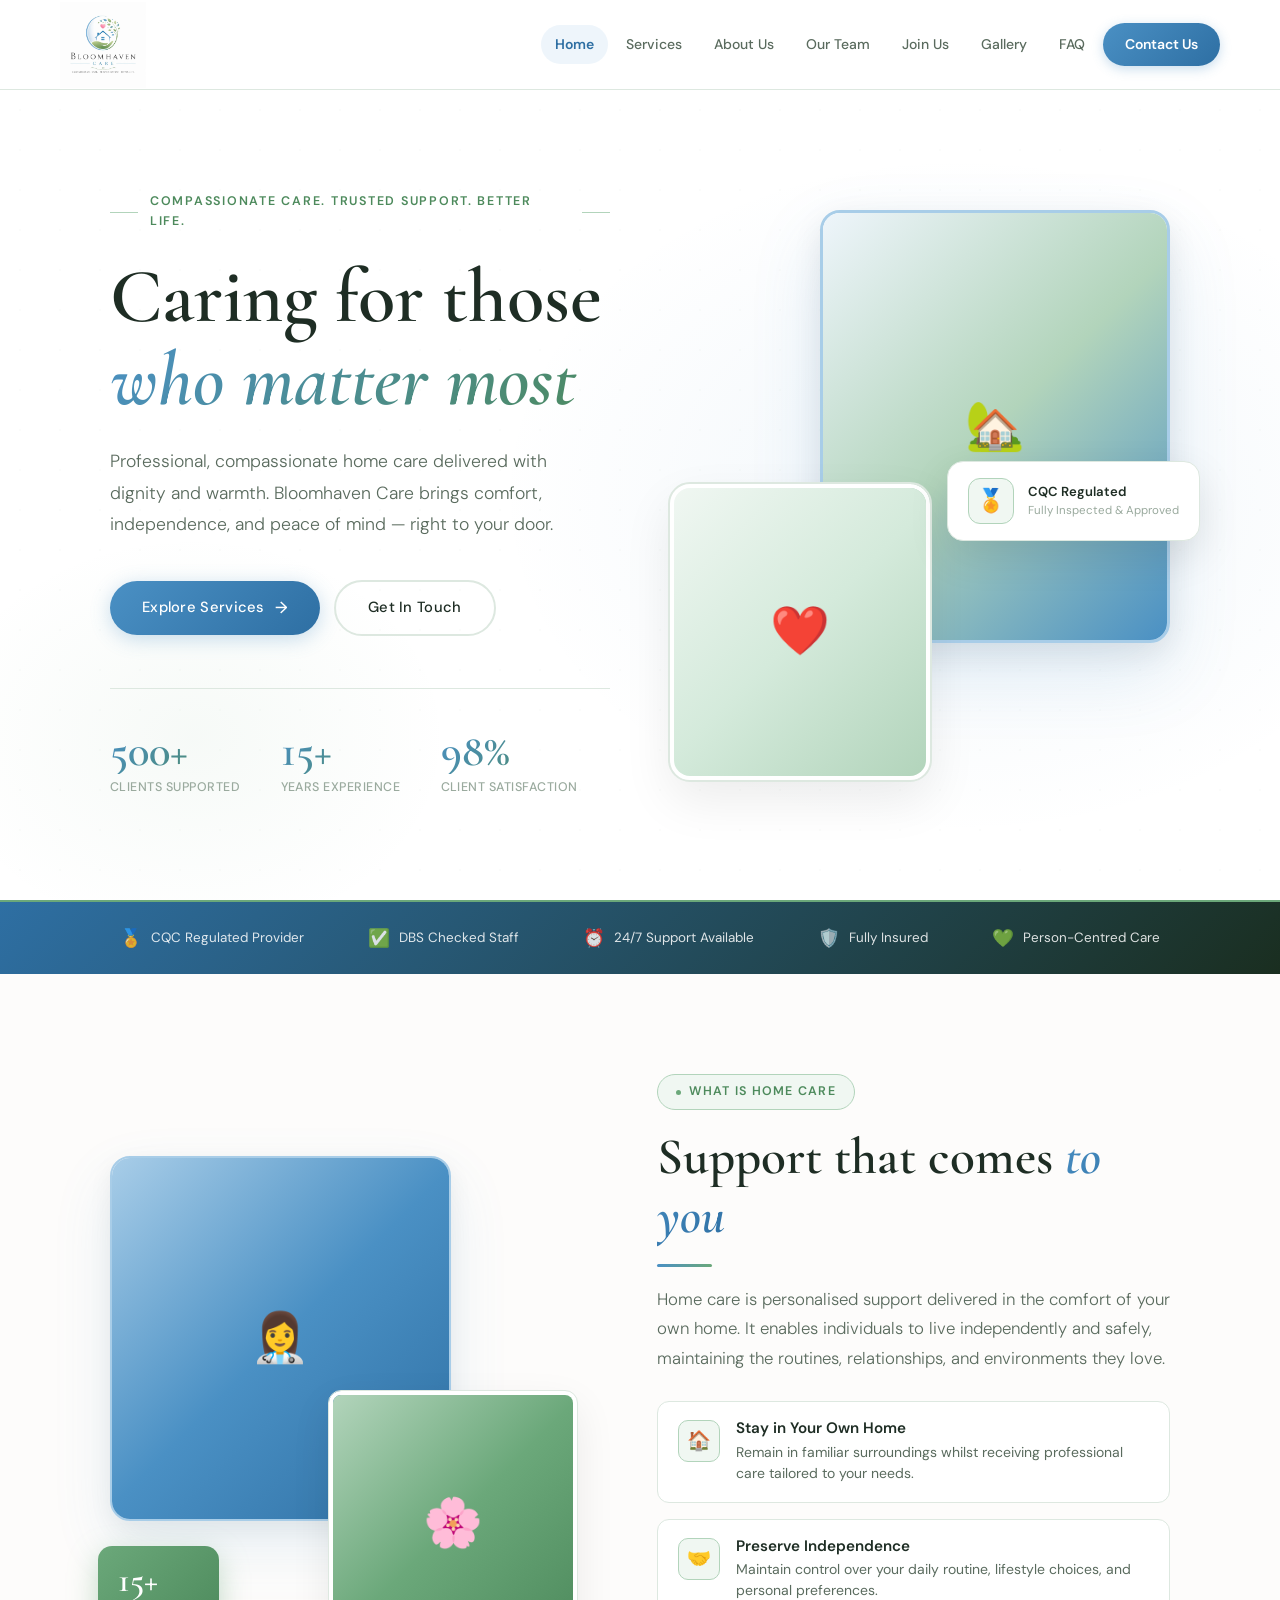
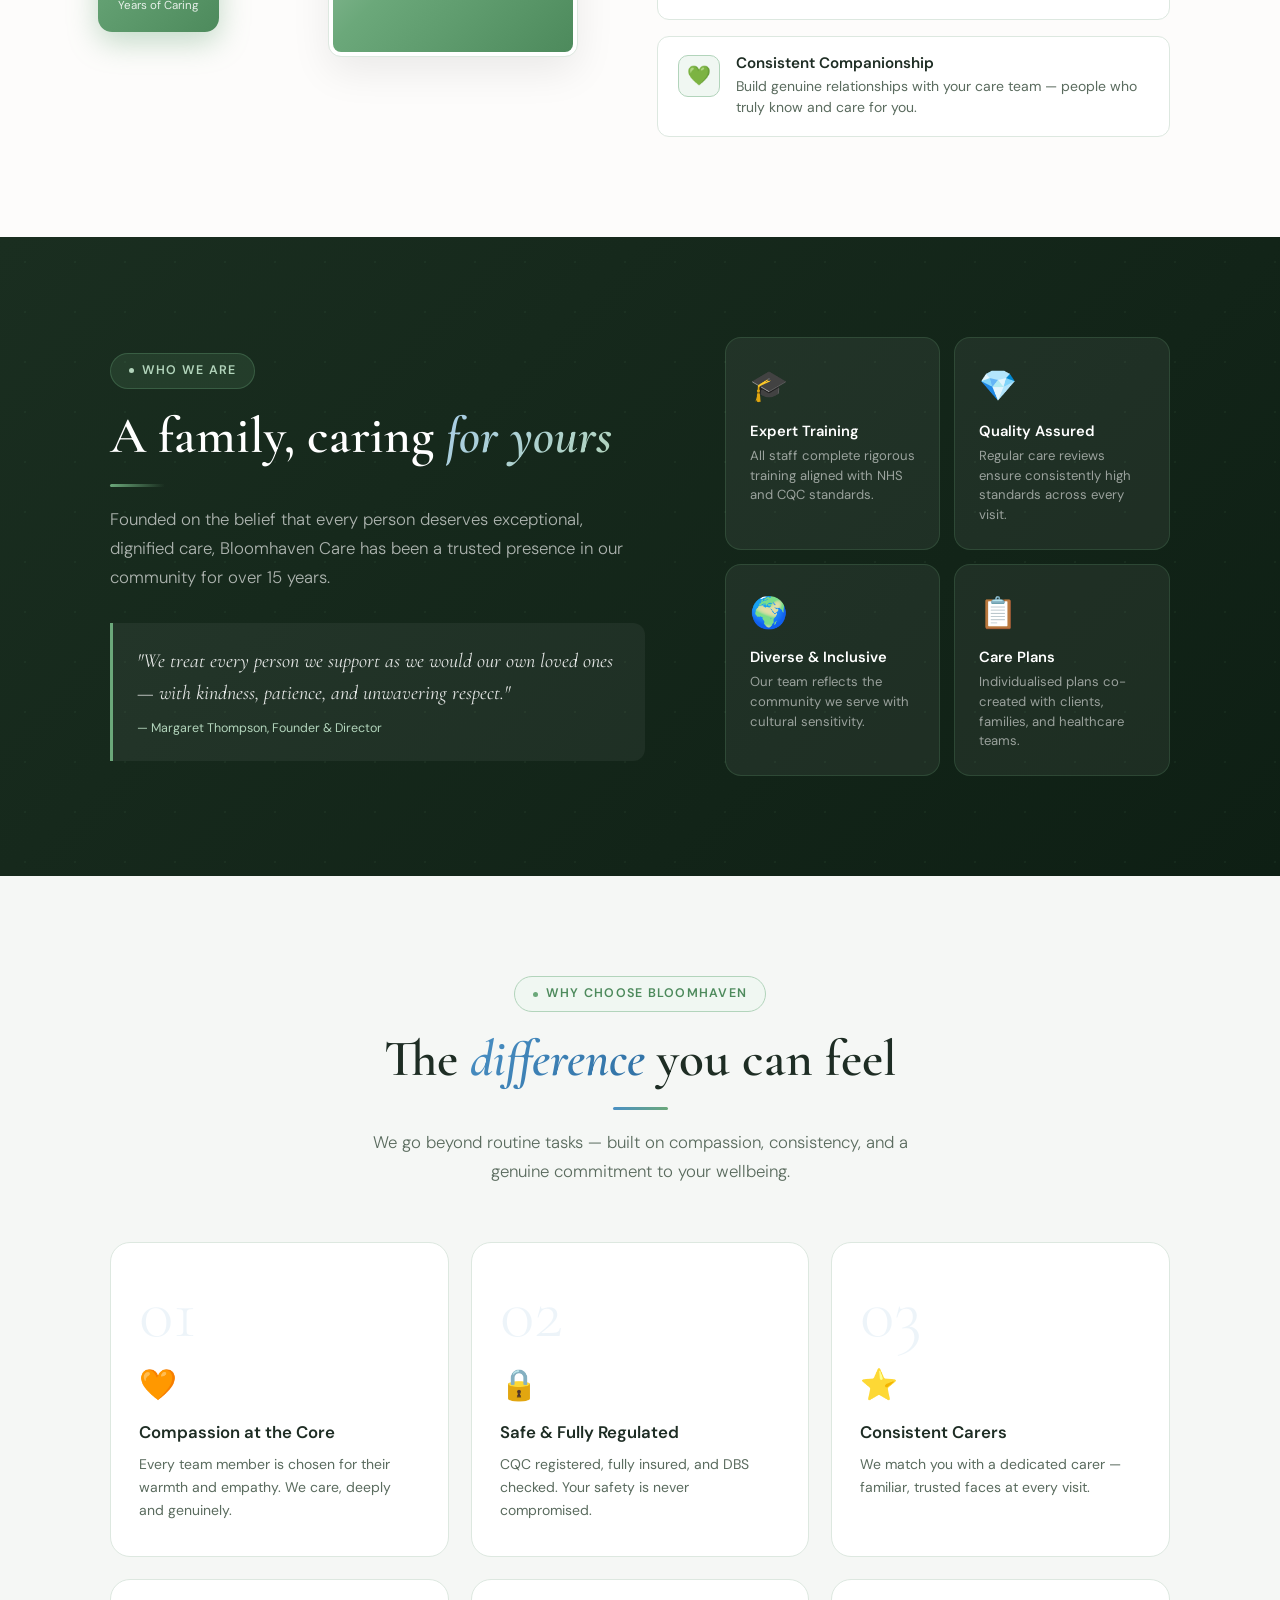
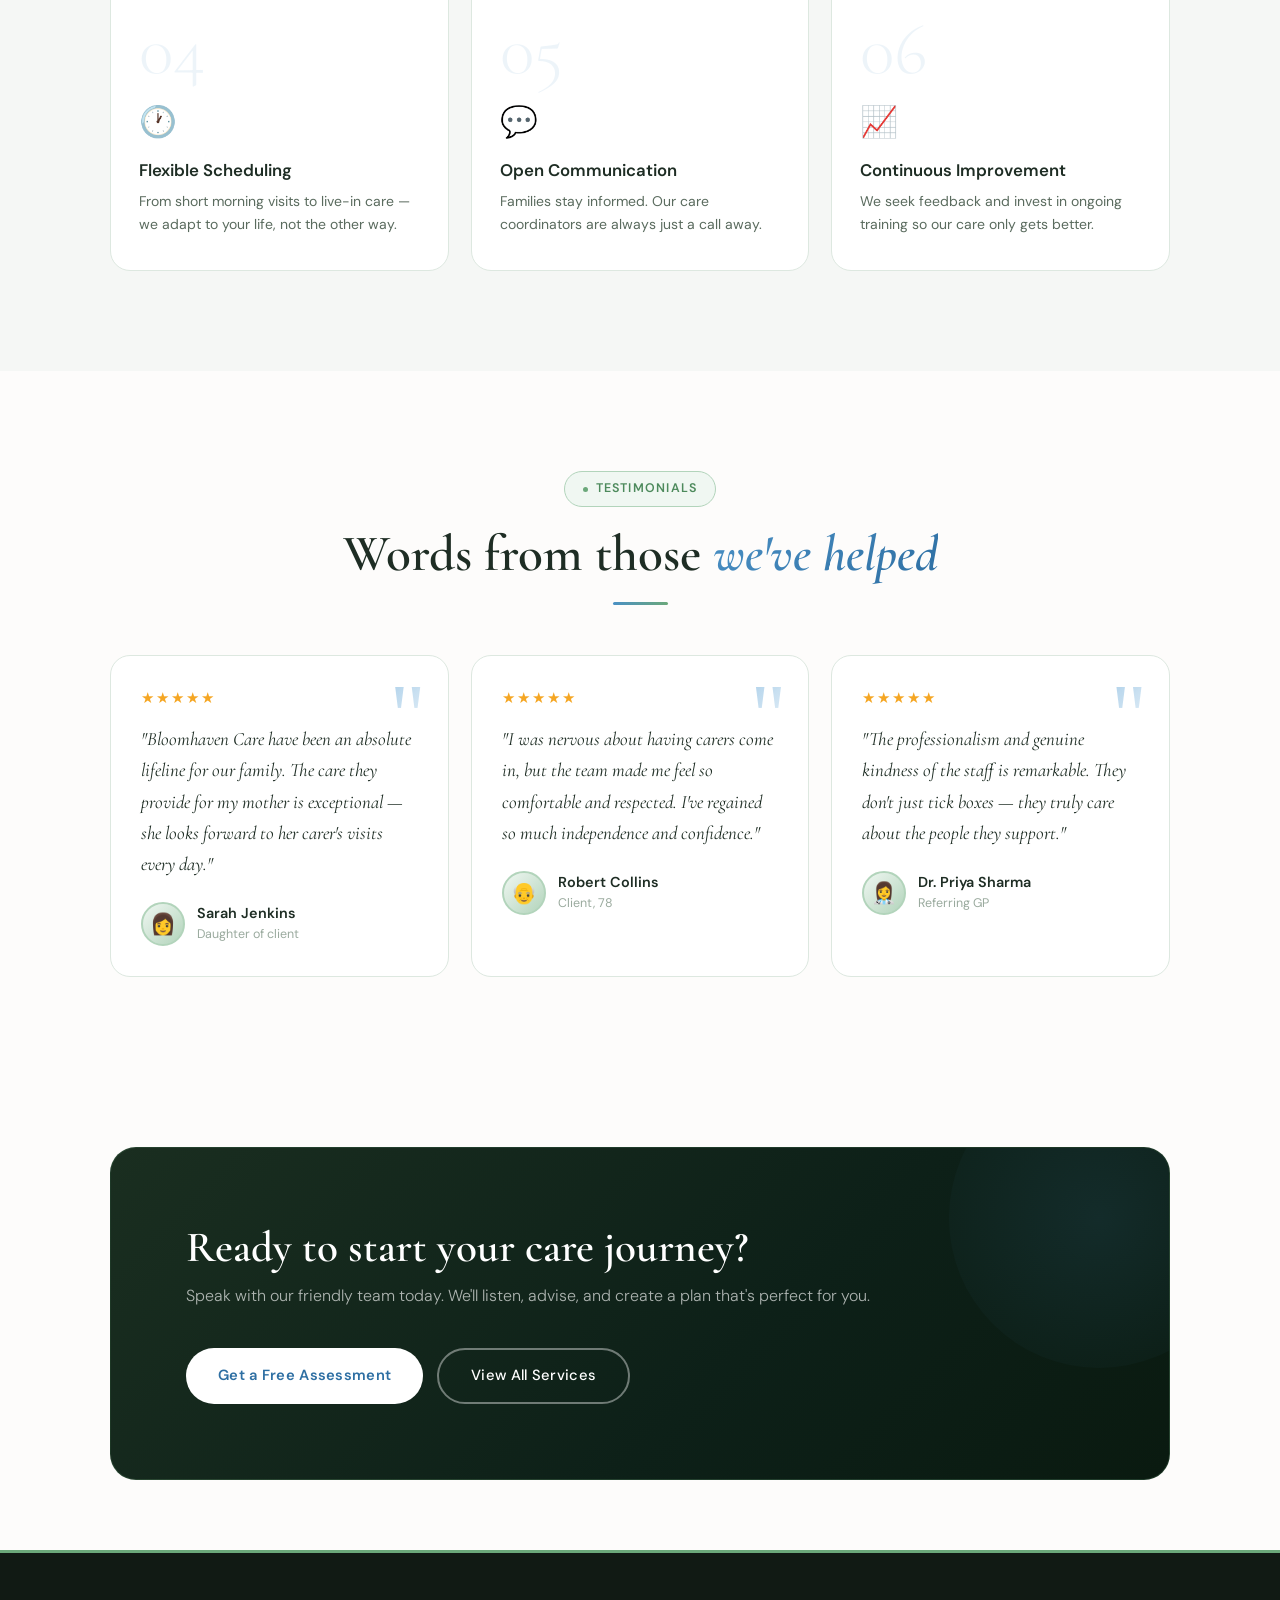
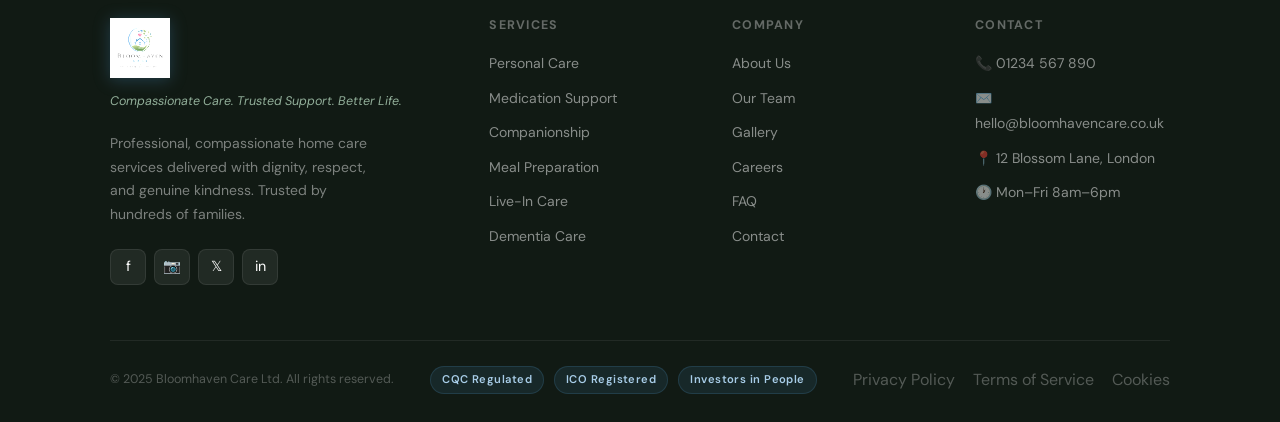
<file: index.html>
<!DOCTYPE html>
<!-- HOME PAGE — index.html -->
<html lang="en">
<head>
  <meta charset="UTF-8">
  <meta name="viewport" content="width=device-width, initial-scale=1.0">
  <title>Bloomhaven Care | Compassionate Home Care Services</title>
  <meta name="description" content="Bloomhaven Care — Compassionate Care. Trusted Support. Better Life. Professional CQC-regulated home care delivered to your door.">
  <link rel="preconnect" href="https://fonts.googleapis.com">
  <link rel="preconnect" href="https://fonts.gstatic.com" crossorigin>
  <link href="https://fonts.googleapis.com/css2?family=Cormorant+Garamond:ital,wght@0,300;0,400;0,500;0,600;1,300;1,400&family=DM+Sans:opsz,wght@9..40,300;9..40,400;9..40,500;9..40,600&display=swap" rel="stylesheet">
  <link rel="stylesheet" href="styles.css">
</head>
<body>

<!-- Nav injected by js/nav.js -->
<div id="nav-placeholder"></div>

<!-- ══════════════════════════════════
     HERO SECTION
     ══════════════════════════════════ -->
<section class="hero">
  <div class="hero-bg"></div>
  <div class="hero-pattern"></div>
  <div class="container">
    <div class="hero-inner">

      <!-- Left: Text -->
      <div>
        <div class="hero-eyebrow">Compassionate Care. Trusted Support. Better Life.</div>
        <!-- CHANGE: Update headline -->
        <h1>Caring for those <em>who matter most</em></h1>
        <!-- CHANGE: Update subheading -->
        <p class="hero-sub">Professional, compassionate home care delivered with dignity and warmth. Bloomhaven Care brings comfort, independence, and peace of mind — right to your door.</p>
        <div class="hero-actions">
          <a href="services.html" class="btn btn-primary btn-arrow">Explore Services</a>
          <a href="contact.html"  class="btn btn-outline">Get In Touch</a>
        </div>
        <!-- CHANGE: Update stats -->
        <div class="hero-stats">
          <div class="stat"><div class="stat-num">500+</div><div class="stat-label">Clients Supported</div></div>
          <div class="stat"><div class="stat-num">15+</div><div class="stat-label">Years Experience</div></div>
          <div class="stat"><div class="stat-num">98%</div><div class="stat-label">Client Satisfaction</div></div>
        </div>
      </div>

      <!-- Right: Images (hidden on mobile) -->
      <!-- CHANGE: Replace img-ph divs with real <img src="images/hero.jpg" alt="..."> -->
      <div class="hero-images">
        <div class="hero-img hero-img-main"><div class="img-ph img-ph-teal">🏡</div></div>
        <div class="hero-img hero-img-secondary"><div class="img-ph img-ph-light">❤️</div></div>
        <div class="hero-float">
          <div class="hero-float-icon">🏅</div>
          <div>
            <div class="hero-float-label">CQC Regulated</div>
            <div class="hero-float-sub">Fully Inspected & Approved</div>
          </div>
        </div>
      </div>

    </div>
  </div>
</section>

<!-- ── TRUST BAR ── -->
<!-- CHANGE: Update trust points -->
<div class="trust-bar">
  <div class="container">
    <div class="trust-inner">
      <div class="trust-item"><span class="trust-icon">🏅</span> CQC Regulated Provider</div>
      <div class="trust-item"><span class="trust-icon">✅</span> DBS Checked Staff</div>
      <div class="trust-item"><span class="trust-icon">⏰</span> 24/7 Support Available</div>
      <div class="trust-item"><span class="trust-icon">🛡️</span> Fully Insured</div>
      <div class="trust-item"><span class="trust-icon">💚</span> Person-Centred Care</div>
    </div>
  </div>
</div>

<!-- ── WHAT IS HOME CARE ── -->
<section class="section">
  <div class="container">
    <div class="what-grid">
      <!-- CHANGE: Replace img-ph with real photos -->
      <div class="what-images">
        <div class="what-img-a"><div class="img-ph img-ph-blue">👩‍⚕️</div></div>
        <div class="what-img-b"><div class="img-ph img-ph-green">🌸</div></div>
        <div class="what-badge"><div class="what-badge-num">15+</div><div class="what-badge-text">Years of Caring</div></div>
      </div>
      <div>
        <div class="badge">What Is Home Care</div>
        <h2 class="section-title">Support that comes <em>to you</em></h2>
        <div class="divider"></div>
        <p class="section-sub">Home care is personalised support delivered in the comfort of your own home. It enables individuals to live independently and safely, maintaining the routines, relationships, and environments they love.</p>
        <div class="what-points">
          <div class="what-point"><div class="what-pt-icon">🏠</div><div class="what-pt-text"><h4>Stay in Your Own Home</h4><p>Remain in familiar surroundings whilst receiving professional care tailored to your needs.</p></div></div>
          <div class="what-point"><div class="what-pt-icon">🤝</div><div class="what-pt-text"><h4>Preserve Independence</h4><p>Maintain control over your daily routine, lifestyle choices, and personal preferences.</p></div></div>
          <div class="what-point"><div class="what-pt-icon">💚</div><div class="what-pt-text"><h4>Consistent Companionship</h4><p>Build genuine relationships with your care team — people who truly know and care for you.</p></div></div>
        </div>
      </div>
    </div>
  </div>
</section>

<!-- ── WHO WE ARE ── -->
<section class="section who-section">
  <div class="container">
    <div class="who-inner">
      <div class="who-text">
        <div class="badge">Who We Are</div>
        <h2 class="section-title">A family, caring <em>for yours</em></h2>
        <div class="divider"></div>
        <p class="section-sub">Founded on the belief that every person deserves exceptional, dignified care, Bloomhaven Care has been a trusted presence in our community for over 15 years.</p>
        <div class="who-quote">
          <p>"We treat every person we support as we would our own loved ones — with kindness, patience, and unwavering respect."</p>
          <cite>— Margaret Thompson, Founder &amp; Director</cite>
        </div>
      </div>
      <div class="who-cards">
        <div class="who-card"><div class="who-card-icon">🎓</div><h4>Expert Training</h4><p>All staff complete rigorous training aligned with NHS and CQC standards.</p></div>
        <div class="who-card"><div class="who-card-icon">💎</div><h4>Quality Assured</h4><p>Regular care reviews ensure consistently high standards across every visit.</p></div>
        <div class="who-card"><div class="who-card-icon">🌍</div><h4>Diverse &amp; Inclusive</h4><p>Our team reflects the community we serve with cultural sensitivity.</p></div>
        <div class="who-card"><div class="who-card-icon">📋</div><h4>Care Plans</h4><p>Individualised plans co-created with clients, families, and healthcare teams.</p></div>
      </div>
    </div>
  </div>
</section>

<!-- ── WHY CHOOSE US ── -->
<section class="section section-alt">
  <div class="container">
    <div style="text-align:center;">
      <div class="badge">Why Choose Bloomhaven</div>
      <h2 class="section-title">The <em>difference</em> you can feel</h2>
      <div class="divider center"></div>
      <p class="section-sub" style="margin:0 auto;">We go beyond routine tasks — built on compassion, consistency, and a genuine commitment to your wellbeing.</p>
    </div>
    <div class="why-grid">
      <div class="why-card"><div class="why-num">01</div><div class="why-icon">🧡</div><h3>Compassion at the Core</h3><p>Every team member is chosen for their warmth and empathy. We care, deeply and genuinely.</p></div>
      <div class="why-card"><div class="why-num">02</div><div class="why-icon">🔒</div><h3>Safe &amp; Fully Regulated</h3><p>CQC registered, fully insured, and DBS checked. Your safety is never compromised.</p></div>
      <div class="why-card"><div class="why-num">03</div><div class="why-icon">⭐</div><h3>Consistent Carers</h3><p>We match you with a dedicated carer — familiar, trusted faces at every visit.</p></div>
      <div class="why-card"><div class="why-num">04</div><div class="why-icon">🕐</div><h3>Flexible Scheduling</h3><p>From short morning visits to live-in care — we adapt to your life, not the other way.</p></div>
      <div class="why-card"><div class="why-num">05</div><div class="why-icon">💬</div><h3>Open Communication</h3><p>Families stay informed. Our care coordinators are always just a call away.</p></div>
      <div class="why-card"><div class="why-num">06</div><div class="why-icon">📈</div><h3>Continuous Improvement</h3><p>We seek feedback and invest in ongoing training so our care only gets better.</p></div>
    </div>
  </div>
</section>

<!-- ── TESTIMONIALS ── -->
<section class="section">
  <div class="container">
    <div style="text-align:center;">
      <div class="badge">Testimonials</div>
      <h2 class="section-title">Words from those <em>we've helped</em></h2>
      <div class="divider center"></div>
    </div>
    <!-- CHANGE: Update with real client testimonials -->
    <div class="testimonials-grid">
      <div class="testimonial-card">
        <div class="quote-mark">"</div>
        <div class="testimonial-stars">★★★★★</div>
        <p>"Bloomhaven Care have been an absolute lifeline for our family. The care they provide for my mother is exceptional — she looks forward to her carer's visits every day."</p>
        <div class="testimonial-author"><div class="testimonial-av">👩</div><div><div class="t-name">Sarah Jenkins</div><div class="t-rel">Daughter of client</div></div></div>
      </div>
      <div class="testimonial-card">
        <div class="quote-mark">"</div>
        <div class="testimonial-stars">★★★★★</div>
        <p>"I was nervous about having carers come in, but the team made me feel so comfortable and respected. I've regained so much independence and confidence."</p>
        <div class="testimonial-author"><div class="testimonial-av">👴</div><div><div class="t-name">Robert Collins</div><div class="t-rel">Client, 78</div></div></div>
      </div>
      <div class="testimonial-card">
        <div class="quote-mark">"</div>
        <div class="testimonial-stars">★★★★★</div>
        <p>"The professionalism and genuine kindness of the staff is remarkable. They don't just tick boxes — they truly care about the people they support."</p>
        <div class="testimonial-author"><div class="testimonial-av">👩‍⚕️</div><div><div class="t-name">Dr. Priya Sharma</div><div class="t-rel">Referring GP</div></div></div>
      </div>
    </div>
  </div>
</section>

<!-- ── CTA BANNER ── -->
<div class="cta-section">
  <div class="container">
    <div class="cta-box">
      <div class="cta-text">
        <h2>Ready to start your care journey?</h2>
        <p>Speak with our friendly team today. We'll listen, advise, and create a plan that's perfect for you.</p>
      </div>
      <div class="cta-actions">
        <a href="contact.html"  class="btn btn-white">Get a Free Assessment</a>
        <a href="services.html" class="btn btn-outline-white">View All Services</a>
      </div>
    </div>
  </div>
</div>

<!-- Footer injected by js/nav.js -->
<div id="footer-placeholder"></div>

<script>const CURRENT_PAGE = 'home';</script>
<script src="nav.js"></script>
<script src="main.js"></script>
</body>
</html>
</file>
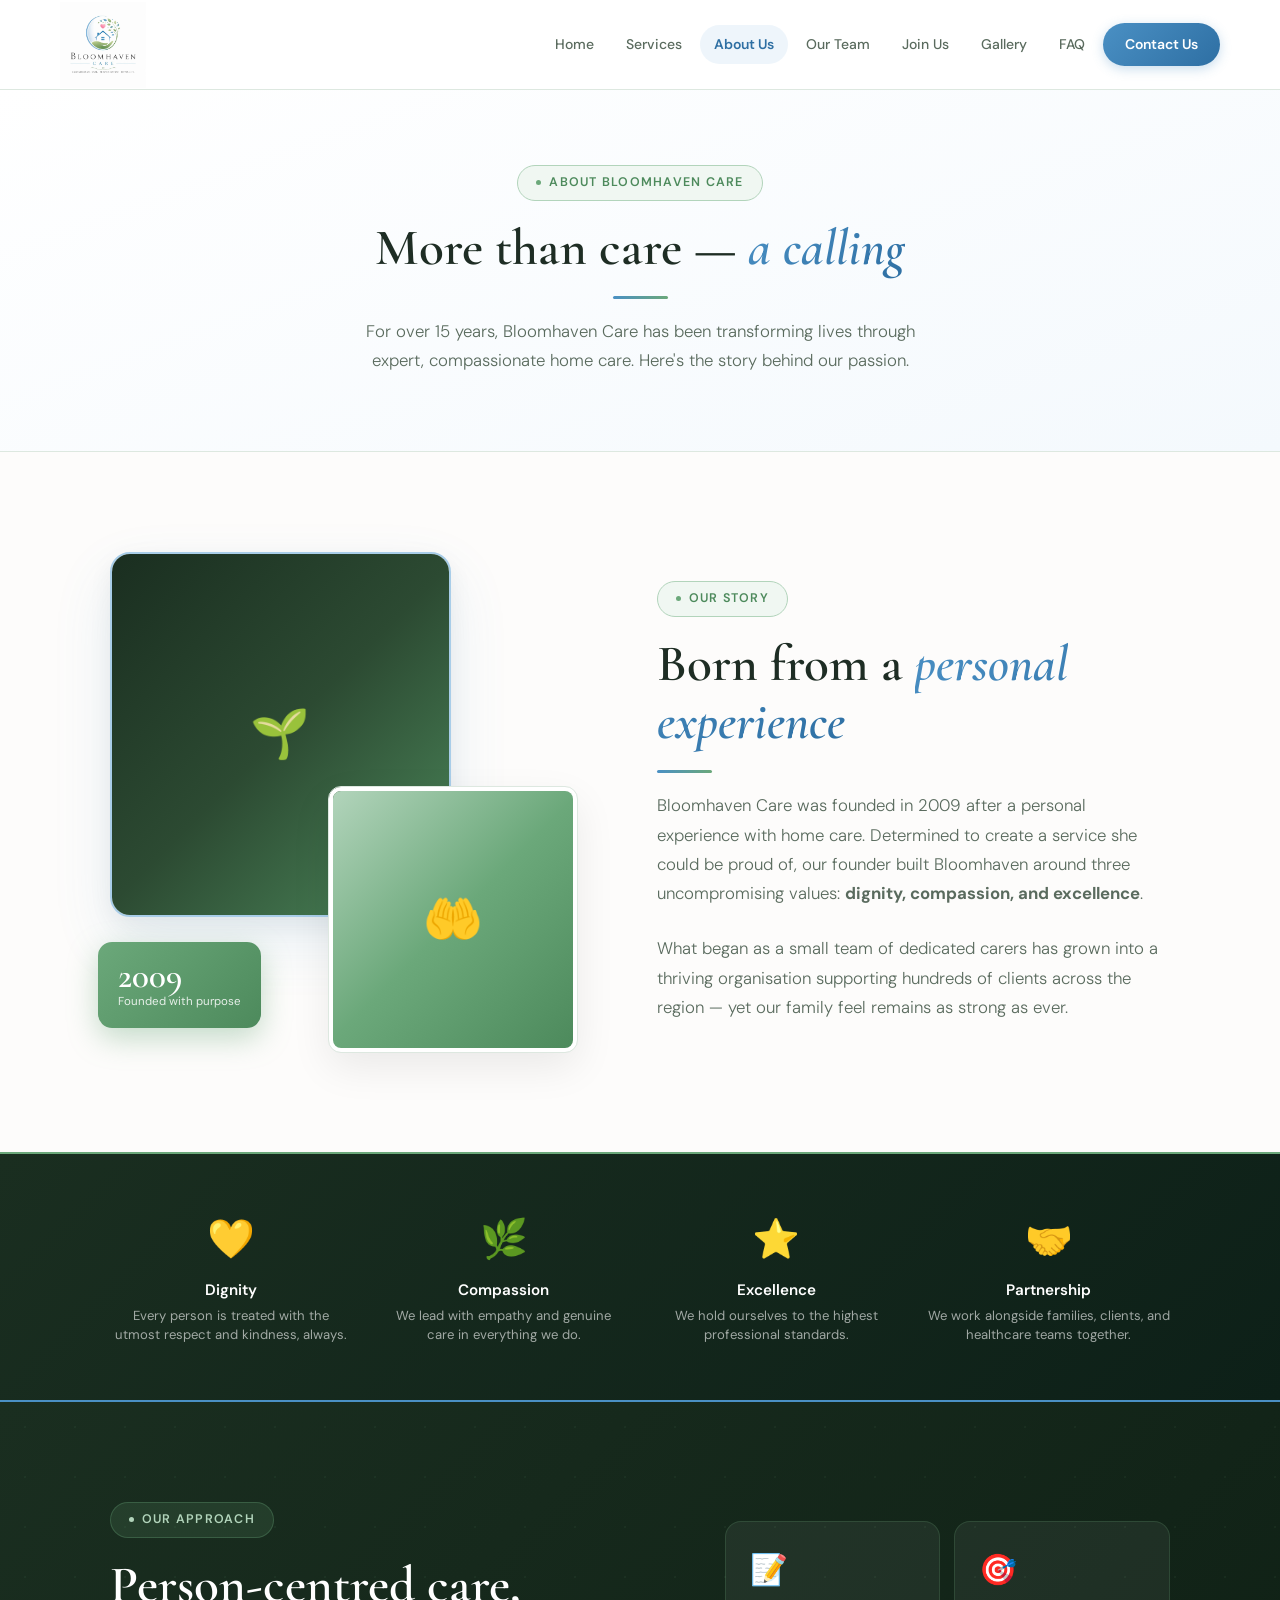
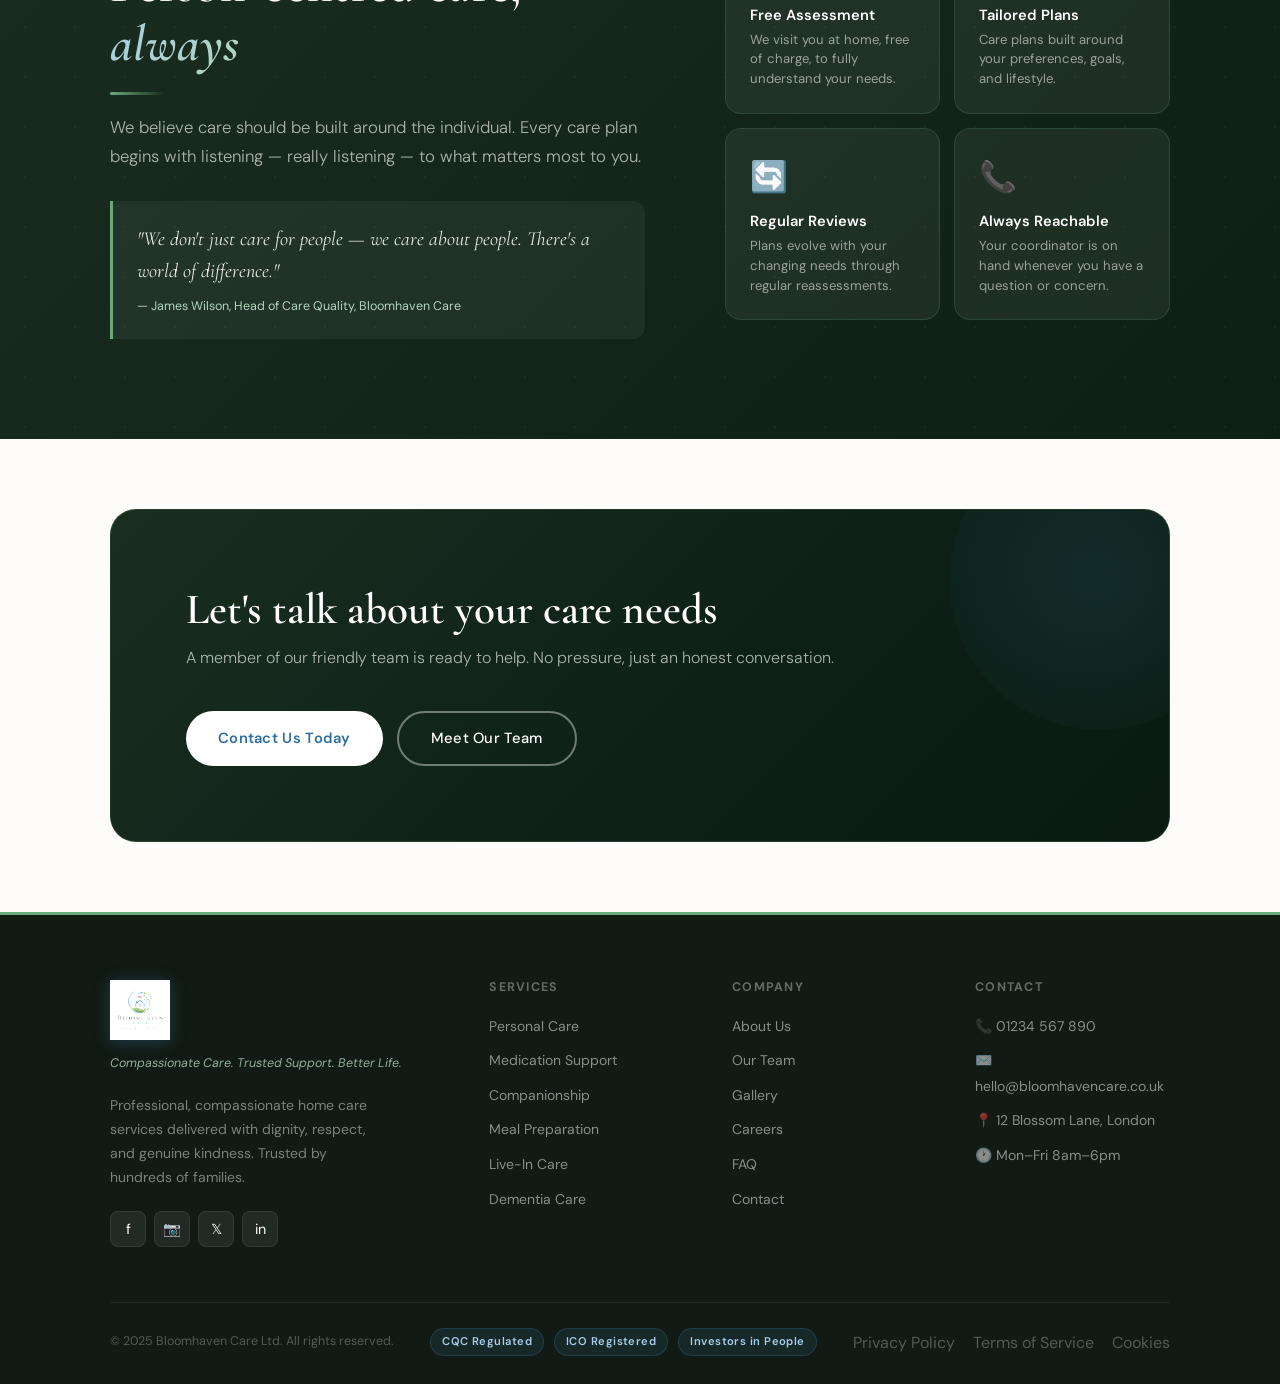
<file: about.html>
<!DOCTYPE html>
<!-- ABOUT US PAGE — about.html -->
<html lang="en">
<head>
  <meta charset="UTF-8">
  <meta name="viewport" content="width=device-width, initial-scale=1.0">
  <title>About Us | Bloomhaven Care</title>
  <meta name="description" content="Learn about Bloomhaven Care — our story, values, and person-centred approach to compassionate home care.">
  <link rel="preconnect" href="https://fonts.googleapis.com">
  <link rel="preconnect" href="https://fonts.gstatic.com" crossorigin>
  <link href="https://fonts.googleapis.com/css2?family=Cormorant+Garamond:ital,wght@0,300;0,400;0,500;0,600;1,300;1,400&family=DM+Sans:opsz,wght@9..40,300;9..40,400;9..40,500;9..40,600&display=swap" rel="stylesheet">
  <link rel="stylesheet" href="styles.css">
</head>
<body>

<div id="nav-placeholder"></div>

<!-- ── PAGE HEADER ── -->
<div class="page-header">
  <div class="container">
    <div class="badge">About Bloomhaven Care</div>
    <h1 class="section-title">More than care — <em>a calling</em></h1>
    <div class="divider center"></div>
    <!-- CHANGE: Update this description -->
    <p class="section-sub">For over 15 years, Bloomhaven Care has been transforming lives through expert, compassionate home care. Here's the story behind our passion.</p>
  </div>
</div>

<!-- ── OUR STORY ── -->
<section class="section">
  <div class="container">
    <div class="what-grid">
      <!-- CHANGE: Replace img-ph divs with real photos -->
      <div class="what-images">
        <div class="what-img-a"><div class="img-ph img-ph-dark">🌱</div></div>
        <div class="what-img-b"><div class="img-ph img-ph-green">🤲</div></div>
        <!-- CHANGE: Update founding year -->
        <div class="what-badge"><div class="what-badge-num">2009</div><div class="what-badge-text">Founded with purpose</div></div>
      </div>
      <div>
        <div class="badge">Our Story</div>
        <h2 class="section-title">Born from a <em>personal experience</em></h2>
        <div class="divider"></div>
        <!-- CHANGE: Update your company story -->
        <p class="section-sub">Bloomhaven Care was founded in 2009 after a personal experience with home care. Determined to create a service she could be proud of, our founder built Bloomhaven around three uncompromising values: <strong>dignity, compassion, and excellence</strong>.</p>
        <br>
        <p class="section-sub">What began as a small team of dedicated carers has grown into a thriving organisation supporting hundreds of clients across the region — yet our family feel remains as strong as ever.</p>
      </div>
    </div>
  </div>
</section>

<!-- ── VALUES STRIP ── -->
<!-- CHANGE: Update company values -->
<div class="values-strip">
  <div class="container">
    <div class="values-inner">
      <div class="value-item"><div class="value-icon">💛</div><h4>Dignity</h4><p>Every person is treated with the utmost respect and kindness, always.</p></div>
      <div class="value-item"><div class="value-icon">🌿</div><h4>Compassion</h4><p>We lead with empathy and genuine care in everything we do.</p></div>
      <div class="value-item"><div class="value-icon">⭐</div><h4>Excellence</h4><p>We hold ourselves to the highest professional standards.</p></div>
      <div class="value-item"><div class="value-icon">🤝</div><h4>Partnership</h4><p>We work alongside families, clients, and healthcare teams together.</p></div>
    </div>
  </div>
</div>

<!-- ── OUR APPROACH (dark section) ── -->
<section class="section who-section">
  <div class="container">
    <div class="who-inner">
      <div class="who-text">
        <div class="badge">Our Approach</div>
        <h2 class="section-title">Person-centred care, <em>always</em></h2>
        <div class="divider"></div>
        <p class="section-sub">We believe care should be built around the individual. Every care plan begins with listening — really listening — to what matters most to you.</p>
        <div class="who-quote">
          <p>"We don't just care for people — we care about people. There's a world of difference."</p>
          <cite>— James Wilson, Head of Care Quality, Bloomhaven Care</cite>
        </div>
      </div>
      <div class="who-cards">
        <div class="who-card"><div class="who-card-icon">📝</div><h4>Free Assessment</h4><p>We visit you at home, free of charge, to fully understand your needs.</p></div>
        <div class="who-card"><div class="who-card-icon">🎯</div><h4>Tailored Plans</h4><p>Care plans built around your preferences, goals, and lifestyle.</p></div>
        <div class="who-card"><div class="who-card-icon">🔄</div><h4>Regular Reviews</h4><p>Plans evolve with your changing needs through regular reassessments.</p></div>
        <div class="who-card"><div class="who-card-icon">📞</div><h4>Always Reachable</h4><p>Your coordinator is on hand whenever you have a question or concern.</p></div>
      </div>
    </div>
  </div>
</section>

<!-- ── CTA ── -->
<div class="cta-section">
  <div class="container">
    <div class="cta-box">
      <div class="cta-text">
        <h2>Let's talk about your care needs</h2>
        <p>A member of our friendly team is ready to help. No pressure, just an honest conversation.</p>
      </div>
      <div class="cta-actions">
        <a href="contact.html" class="btn btn-white">Contact Us Today</a>
        <a href="team.html"    class="btn btn-outline-white">Meet Our Team</a>
      </div>
    </div>
  </div>
</div>

<div id="footer-placeholder"></div>

<script>const CURRENT_PAGE = 'about';</script>
<script src="nav.js"></script>
<script src="main.js"></script>
</body>
</html>
</file>
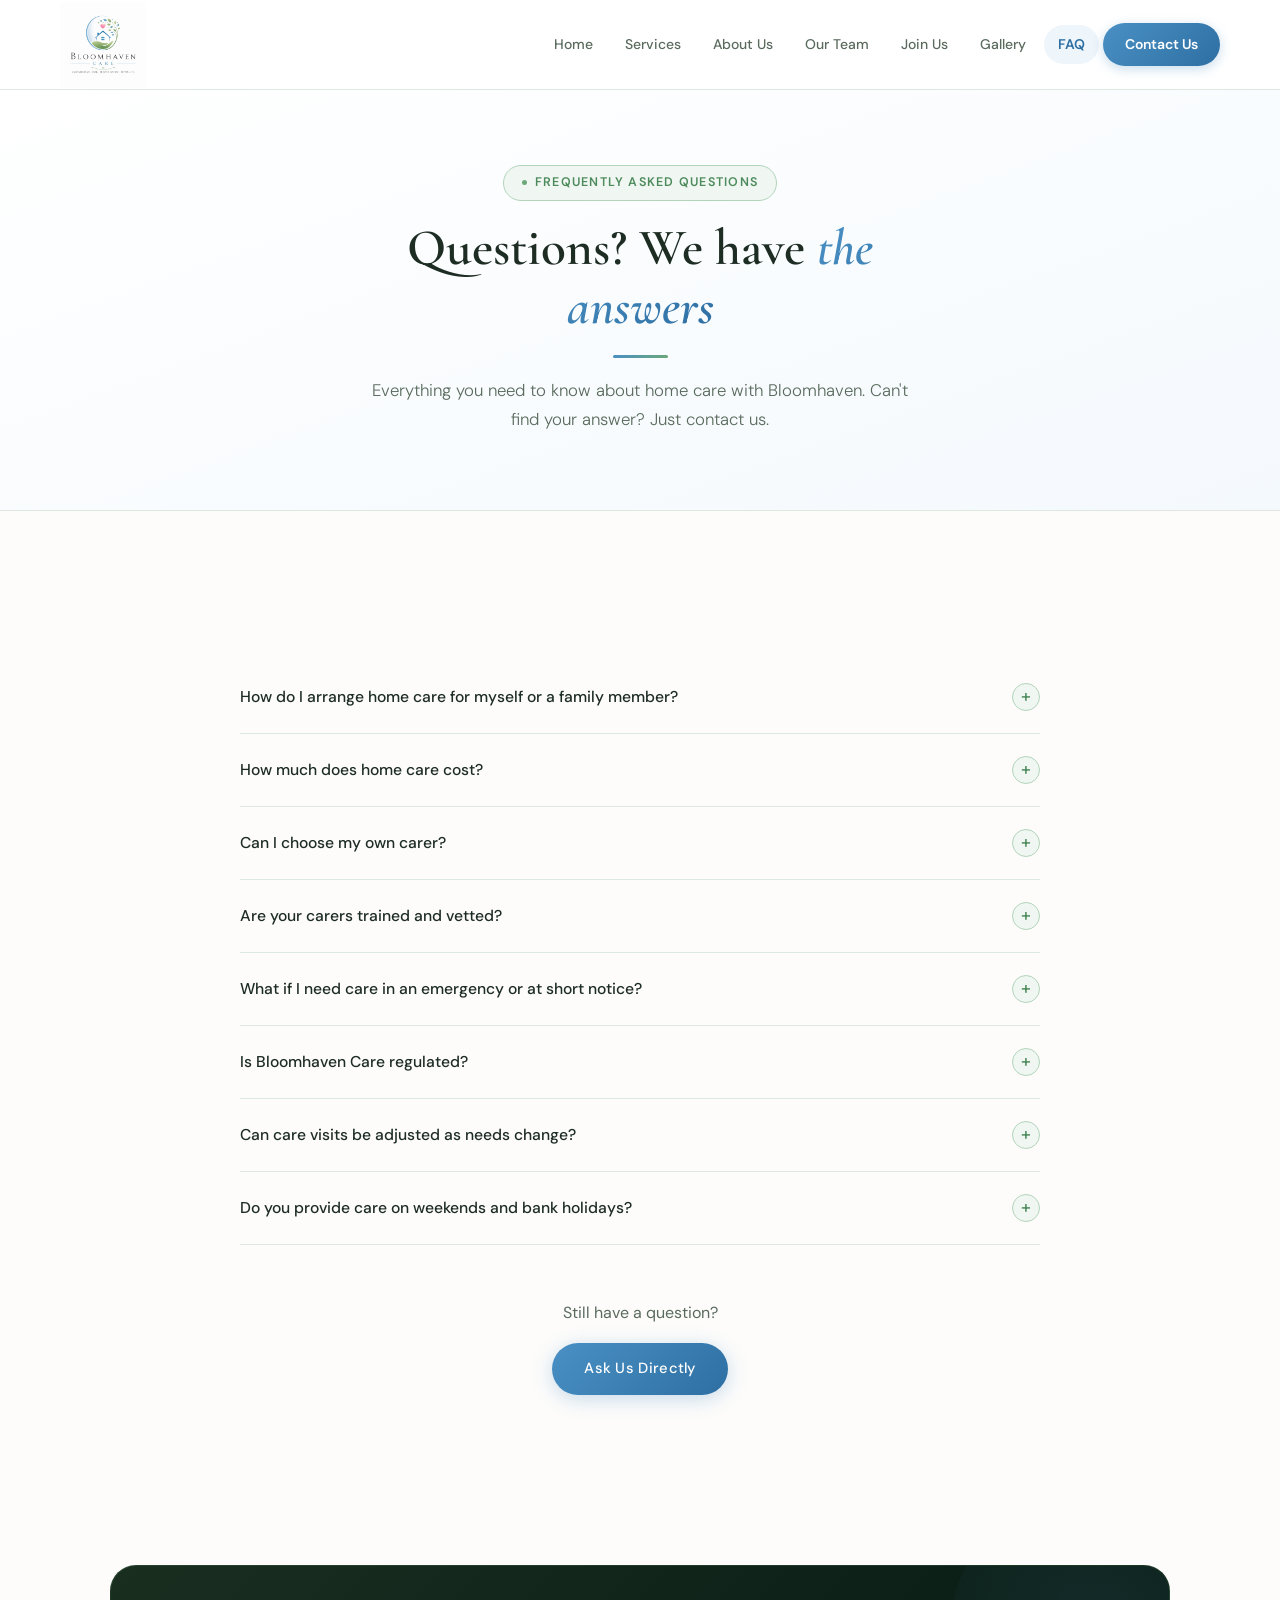
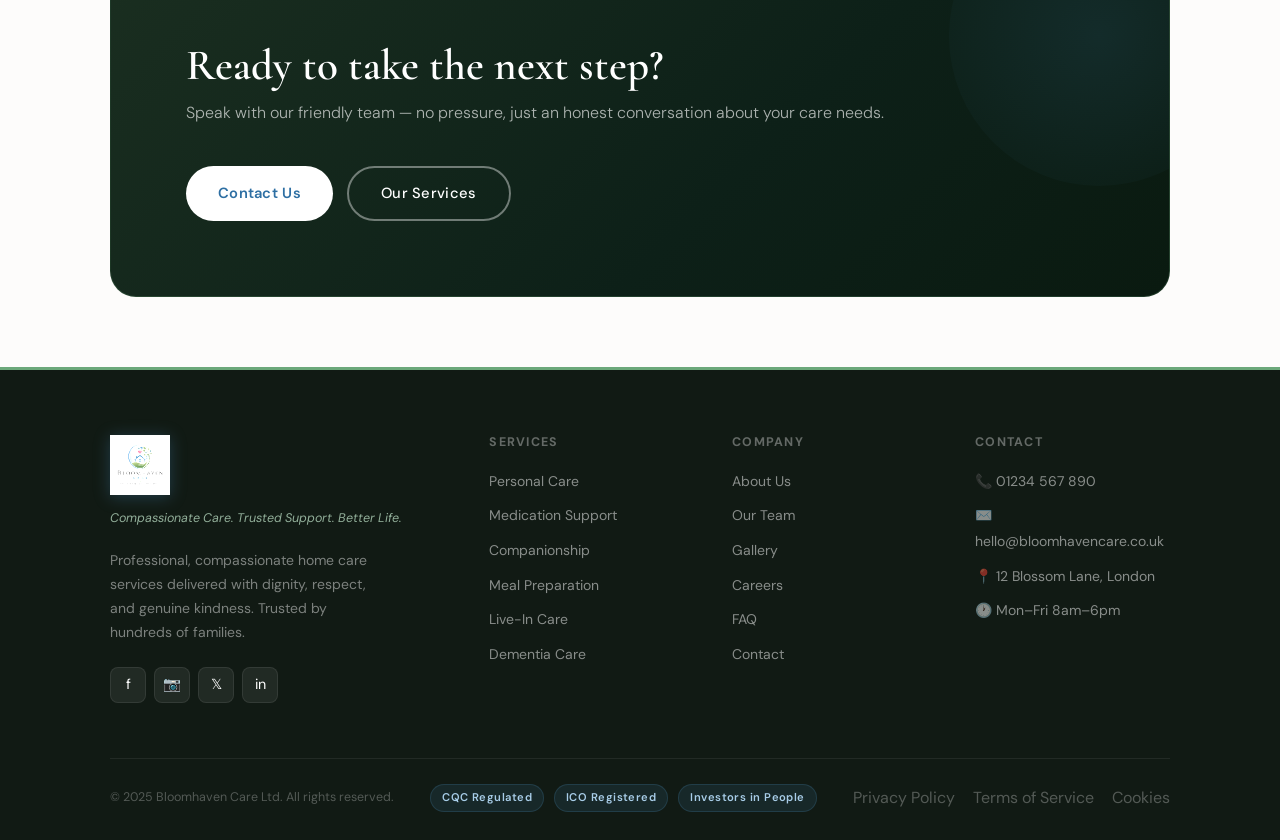
<file: faq.html>
<!DOCTYPE html>
<!-- FAQ PAGE — faq.html -->
<html lang="en">
<head>
  <meta charset="UTF-8">
  <meta name="viewport" content="width=device-width, initial-scale=1.0">
  <title>FAQ | Bloomhaven Care</title>
  <meta name="description" content="Frequently asked questions about Bloomhaven Care home care services — costs, carers, regulation, and more.">
  <link rel="preconnect" href="https://fonts.googleapis.com">
  <link rel="preconnect" href="https://fonts.gstatic.com" crossorigin>
  <link href="https://fonts.googleapis.com/css2?family=Cormorant+Garamond:ital,wght@0,300;0,400;0,500;0,600;1,300;1,400&family=DM+Sans:opsz,wght@9..40,300;9..40,400;9..40,500;9..40,600&display=swap" rel="stylesheet">
  <link rel="stylesheet" href="styles.css">
</head>
<body>

<div id="nav-placeholder"></div>

<!-- ── PAGE HEADER ── -->
<div class="page-header">
  <div class="container">
    <div class="badge">Frequently Asked Questions</div>
    <h1 class="section-title">Questions? We have <em>the answers</em></h1>
    <div class="divider center"></div>
    <p class="section-sub">Everything you need to know about home care with Bloomhaven. Can't find your answer? Just contact us.</p>
  </div>
</div>

<!-- ── FAQ ACCORDION (built from data in js/main.js) ── -->
<section class="section">
  <div class="container">

    <!-- FAQ items injected here by renderFAQ() in main.js -->
    <div class="faq-list" id="faqList"></div>

    <div style="text-align:center;margin-top:55px;">
      <p style="color:var(--mid);margin-bottom:18px;">Still have a question?</p>
      <a href="contact.html" class="btn btn-primary">Ask Us Directly</a>
    </div>

  </div>
</section>

<!-- ── CTA ── -->
<div class="cta-section">
  <div class="container">
    <div class="cta-box">
      <div class="cta-text">
        <h2>Ready to take the next step?</h2>
        <p>Speak with our friendly team — no pressure, just an honest conversation about your care needs.</p>
      </div>
      <div class="cta-actions">
        <a href="contact.html"  class="btn btn-white">Contact Us</a>
        <a href="services.html" class="btn btn-outline-white">Our Services</a>
      </div>
    </div>
  </div>
</div>

<div id="footer-placeholder"></div>

<script>const CURRENT_PAGE = 'faq';</script>
<script src="nav.js"></script>
<script src="main.js"></script>
<script>
  document.addEventListener('DOMContentLoaded', renderFAQ);
</script>
</body>
</html>
</file>
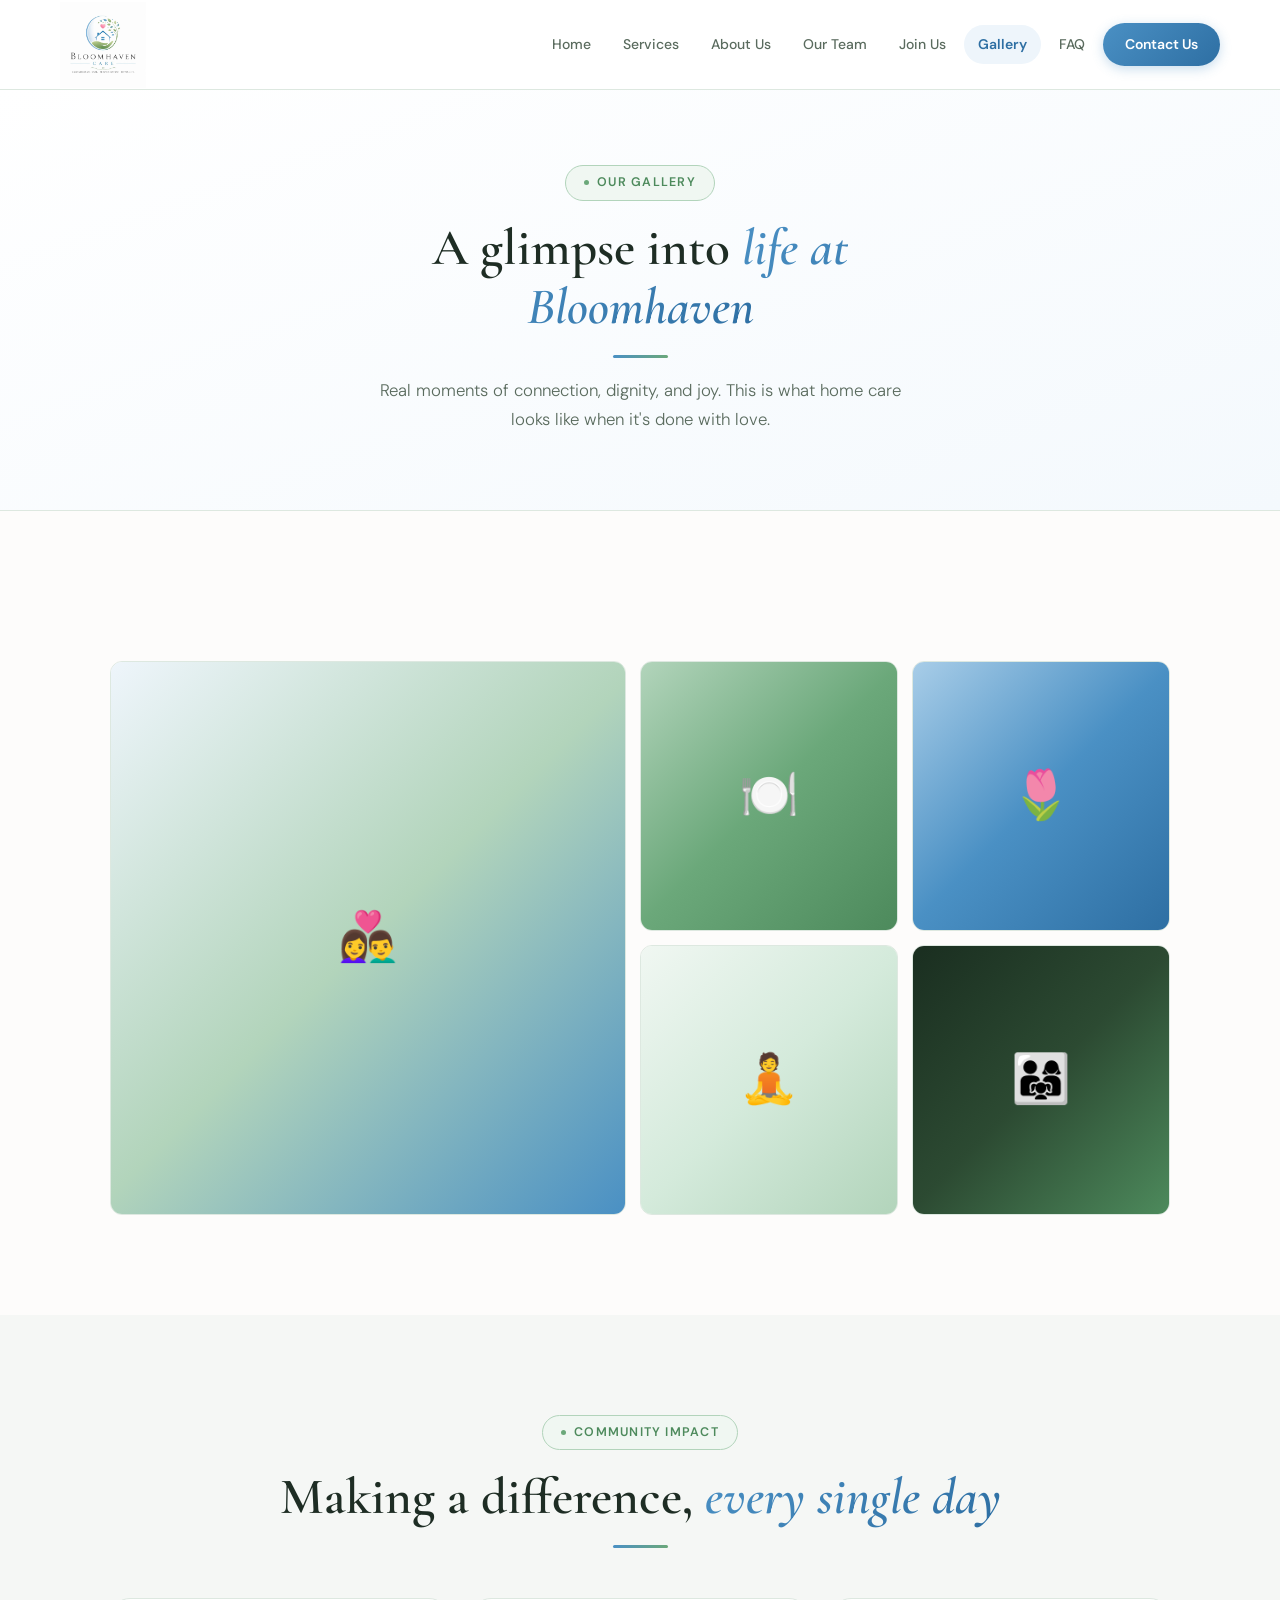
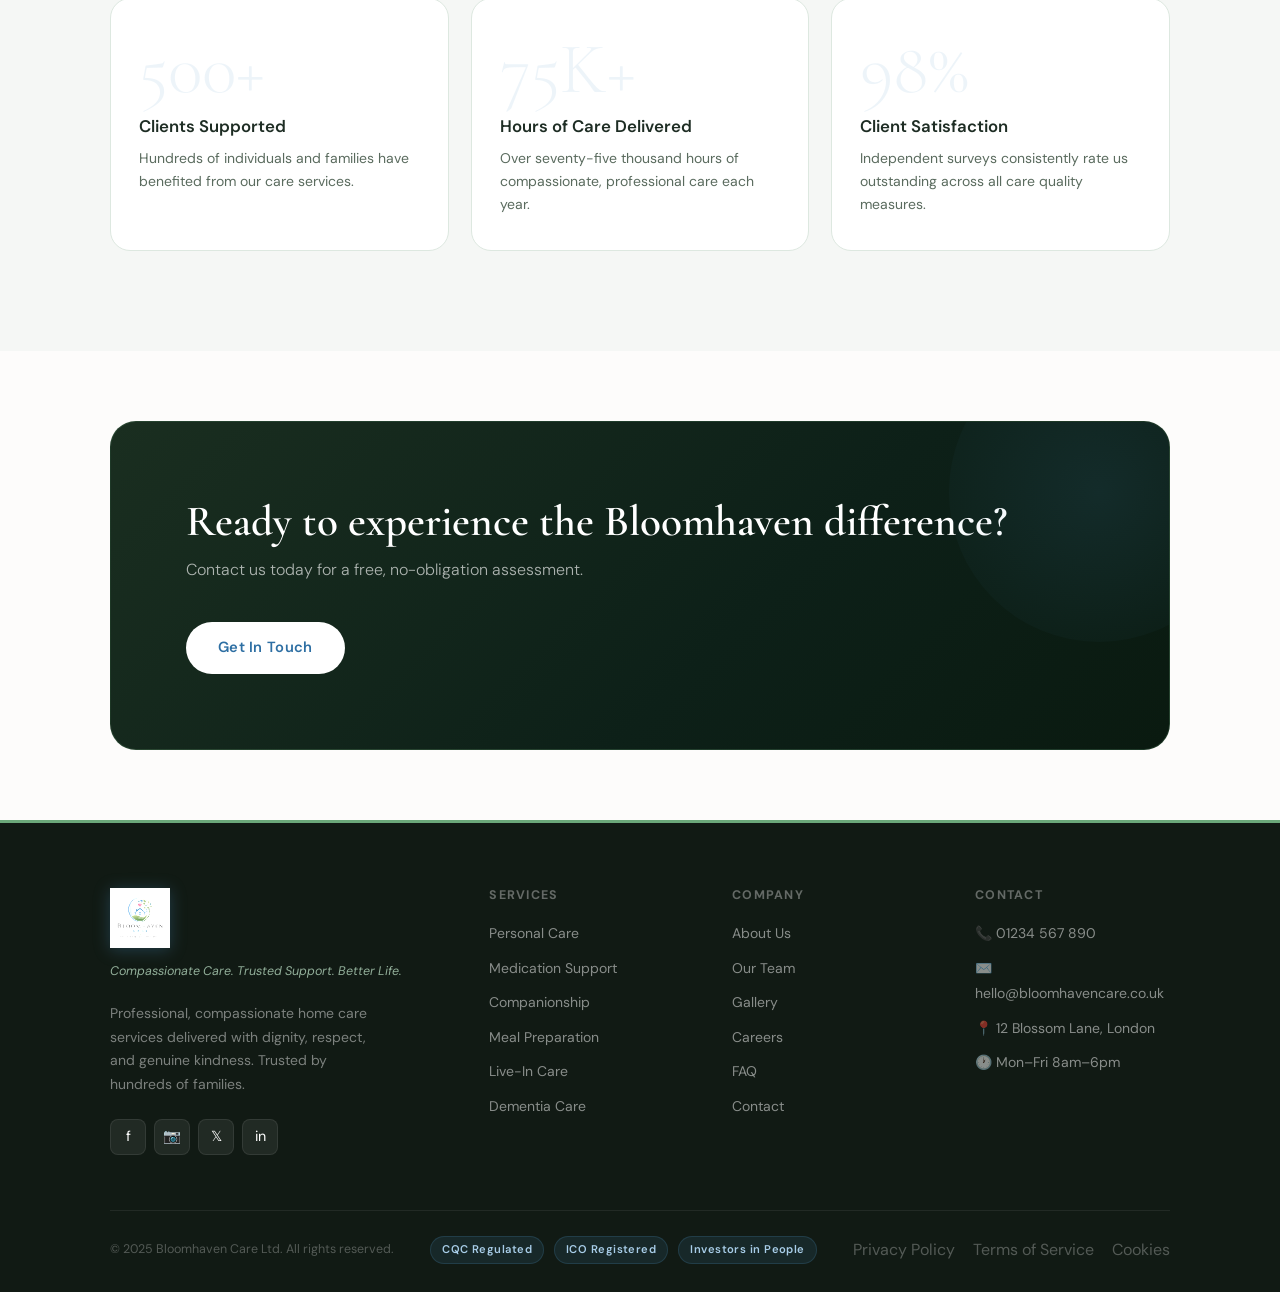
<file: gallery.html>
<!DOCTYPE html>
<!-- GALLERY PAGE — gallery.html -->
<html lang="en">
<head>
  <meta charset="UTF-8">
  <meta name="viewport" content="width=device-width, initial-scale=1.0">
  <title>Gallery | Bloomhaven Care</title>
  <meta name="description" content="A glimpse into life at Bloomhaven Care — real moments of connection, dignity, and joy in home care.">
  <link rel="preconnect" href="https://fonts.googleapis.com">
  <link rel="preconnect" href="https://fonts.gstatic.com" crossorigin>
  <link href="https://fonts.googleapis.com/css2?family=Cormorant+Garamond:ital,wght@0,300;0,400;0,500;0,600;1,300;1,400&family=DM+Sans:opsz,wght@9..40,300;9..40,400;9..40,500;9..40,600&display=swap" rel="stylesheet">
  <link rel="stylesheet" href="styles.css">
</head>
<body>

<div id="nav-placeholder"></div>

<!-- ── PAGE HEADER ── -->
<div class="page-header">
  <div class="container">
    <div class="badge">Our Gallery</div>
    <h1 class="section-title">A glimpse into <em>life at Bloomhaven</em></h1>
    <div class="divider center"></div>
    <p class="section-sub">Real moments of connection, dignity, and joy. This is what home care looks like when it's done with love.</p>
  </div>
</div>

<!-- ── PHOTO GRID ── -->
<section class="section">
  <div class="container">

    <!--
      HOW TO ADD REAL PHOTOS:
      Replace each img-ph div with:
        <img src="images/your-photo.jpg" alt="Description">
      Keep the .gallery-item wrapper and .gallery-overlay div.
      Recommended sizes: 800×600px JPG, under 200KB each.
      Free photos: unsplash.com or pexels.com (search "home care")
    -->
    <div class="gallery-grid">
      <div class="gallery-item">
        <!-- Tall item — spans both rows on desktop -->
        <div class="img-ph img-ph-teal" style="height:100%;">👩‍❤️‍👨</div>
        <div class="gallery-overlay">Companionship &amp; Connection</div>
      </div>
      <div class="gallery-item">
        <div class="img-ph img-ph-green">🍽️</div>
        <div class="gallery-overlay">Meal Preparation</div>
      </div>
      <div class="gallery-item">
        <div class="img-ph img-ph-blue">🌷</div>
        <div class="gallery-overlay">Community Activities</div>
      </div>
      <div class="gallery-item">
        <div class="img-ph img-ph-light">🧘</div>
        <div class="gallery-overlay">Wellbeing &amp; Therapy</div>
      </div>
      <div class="gallery-item">
        <div class="img-ph img-ph-dark">👨‍👩‍👧</div>
        <div class="gallery-overlay">Family Support</div>
      </div>
    </div>

  </div>
</section>

<!-- ── IMPACT STATS ── -->
<section class="section section-alt">
  <div class="container">
    <div style="text-align:center;">
      <div class="badge">Community Impact</div>
      <h2 class="section-title">Making a difference, <em>every single day</em></h2>
      <div class="divider center"></div>
    </div>
    <!-- CHANGE: Update these statistics -->
    <div class="why-grid" style="margin-top:50px;">
      <div class="why-card"><div class="why-num">500+</div><h3>Clients Supported</h3><p>Hundreds of individuals and families have benefited from our care services.</p></div>
      <div class="why-card"><div class="why-num">75K+</div><h3>Hours of Care Delivered</h3><p>Over seventy-five thousand hours of compassionate, professional care each year.</p></div>
      <div class="why-card"><div class="why-num">98%</div><h3>Client Satisfaction</h3><p>Independent surveys consistently rate us outstanding across all care quality measures.</p></div>
    </div>
  </div>
</section>

<!-- ── CTA ── -->
<div class="cta-section">
  <div class="container">
    <div class="cta-box">
      <div class="cta-text">
        <h2>Ready to experience the Bloomhaven difference?</h2>
        <p>Contact us today for a free, no-obligation assessment.</p>
      </div>
      <div class="cta-actions">
        <a href="contact.html" class="btn btn-white">Get In Touch</a>
      </div>
    </div>
  </div>
</div>

<div id="footer-placeholder"></div>

<script>const CURRENT_PAGE = 'gallery';</script>
<script src="nav.js"></script>
<script src="main.js"></script>
</body>
</html>
</file>
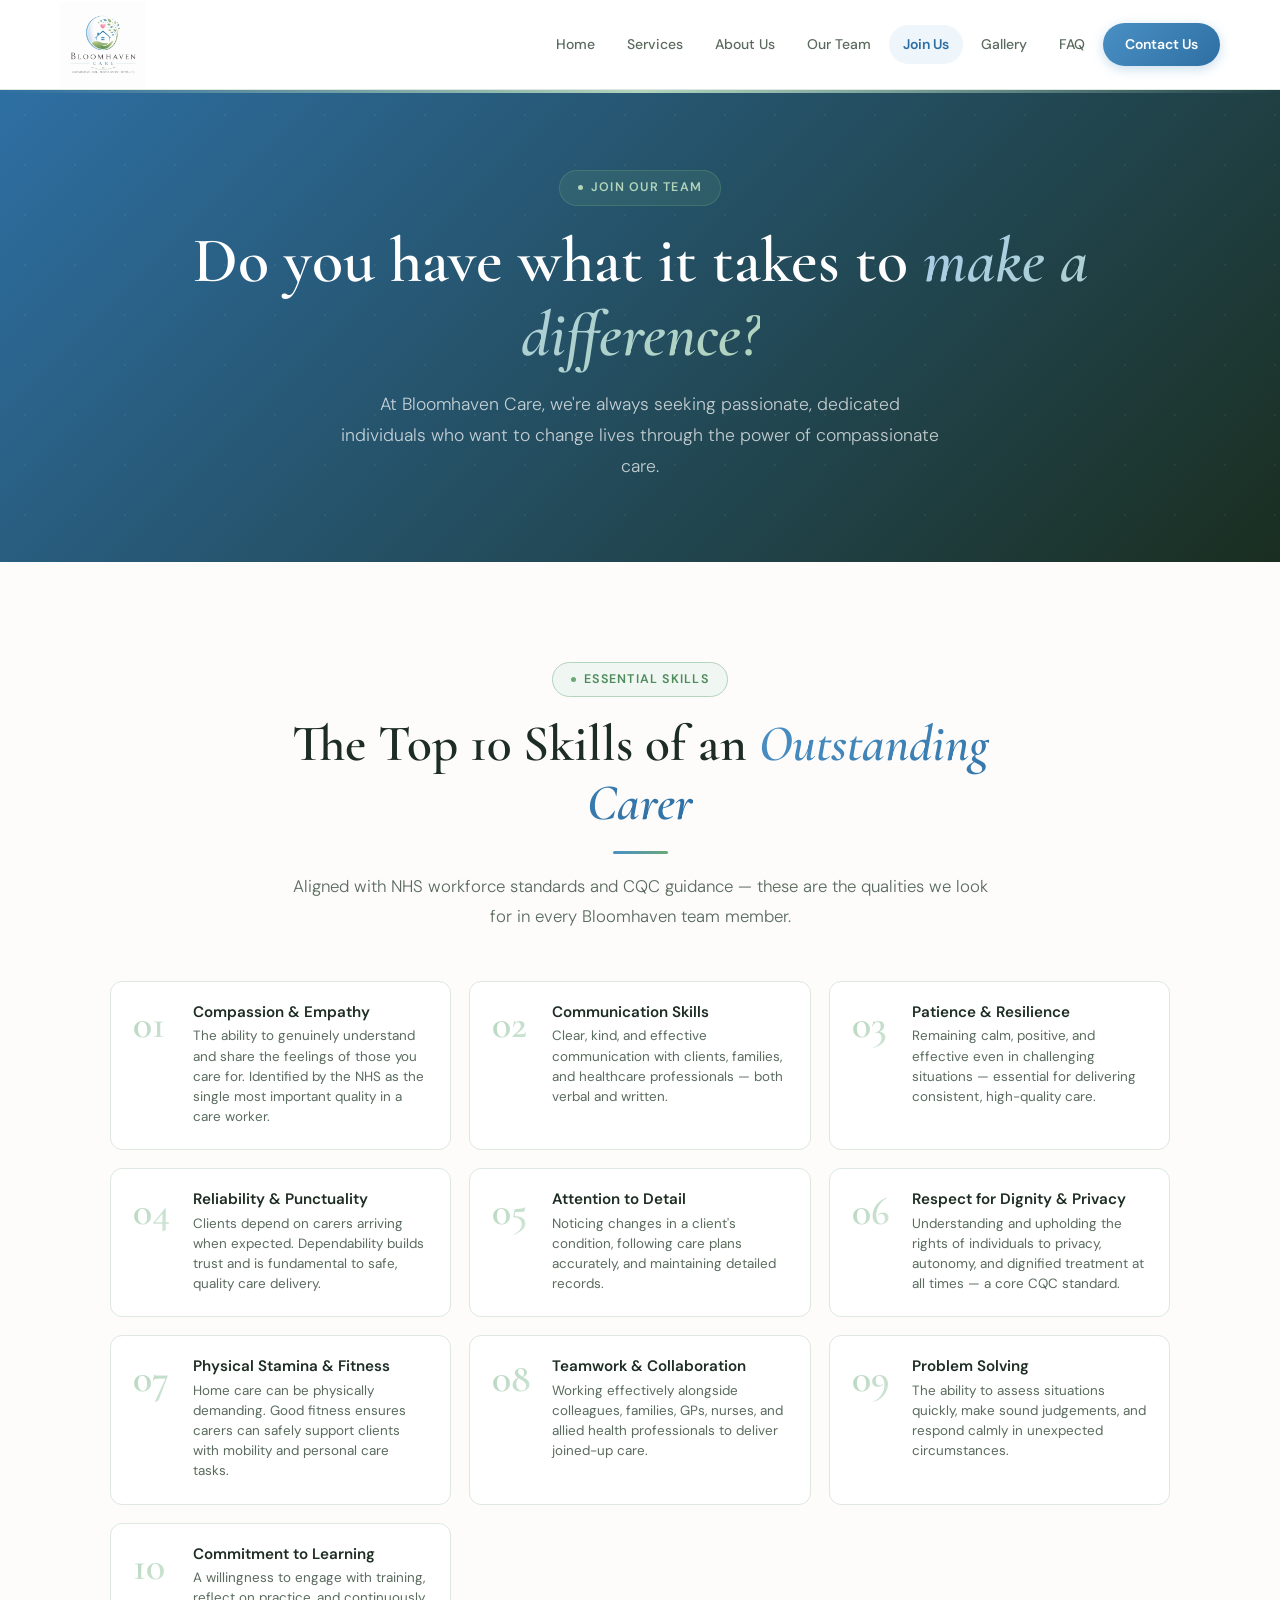
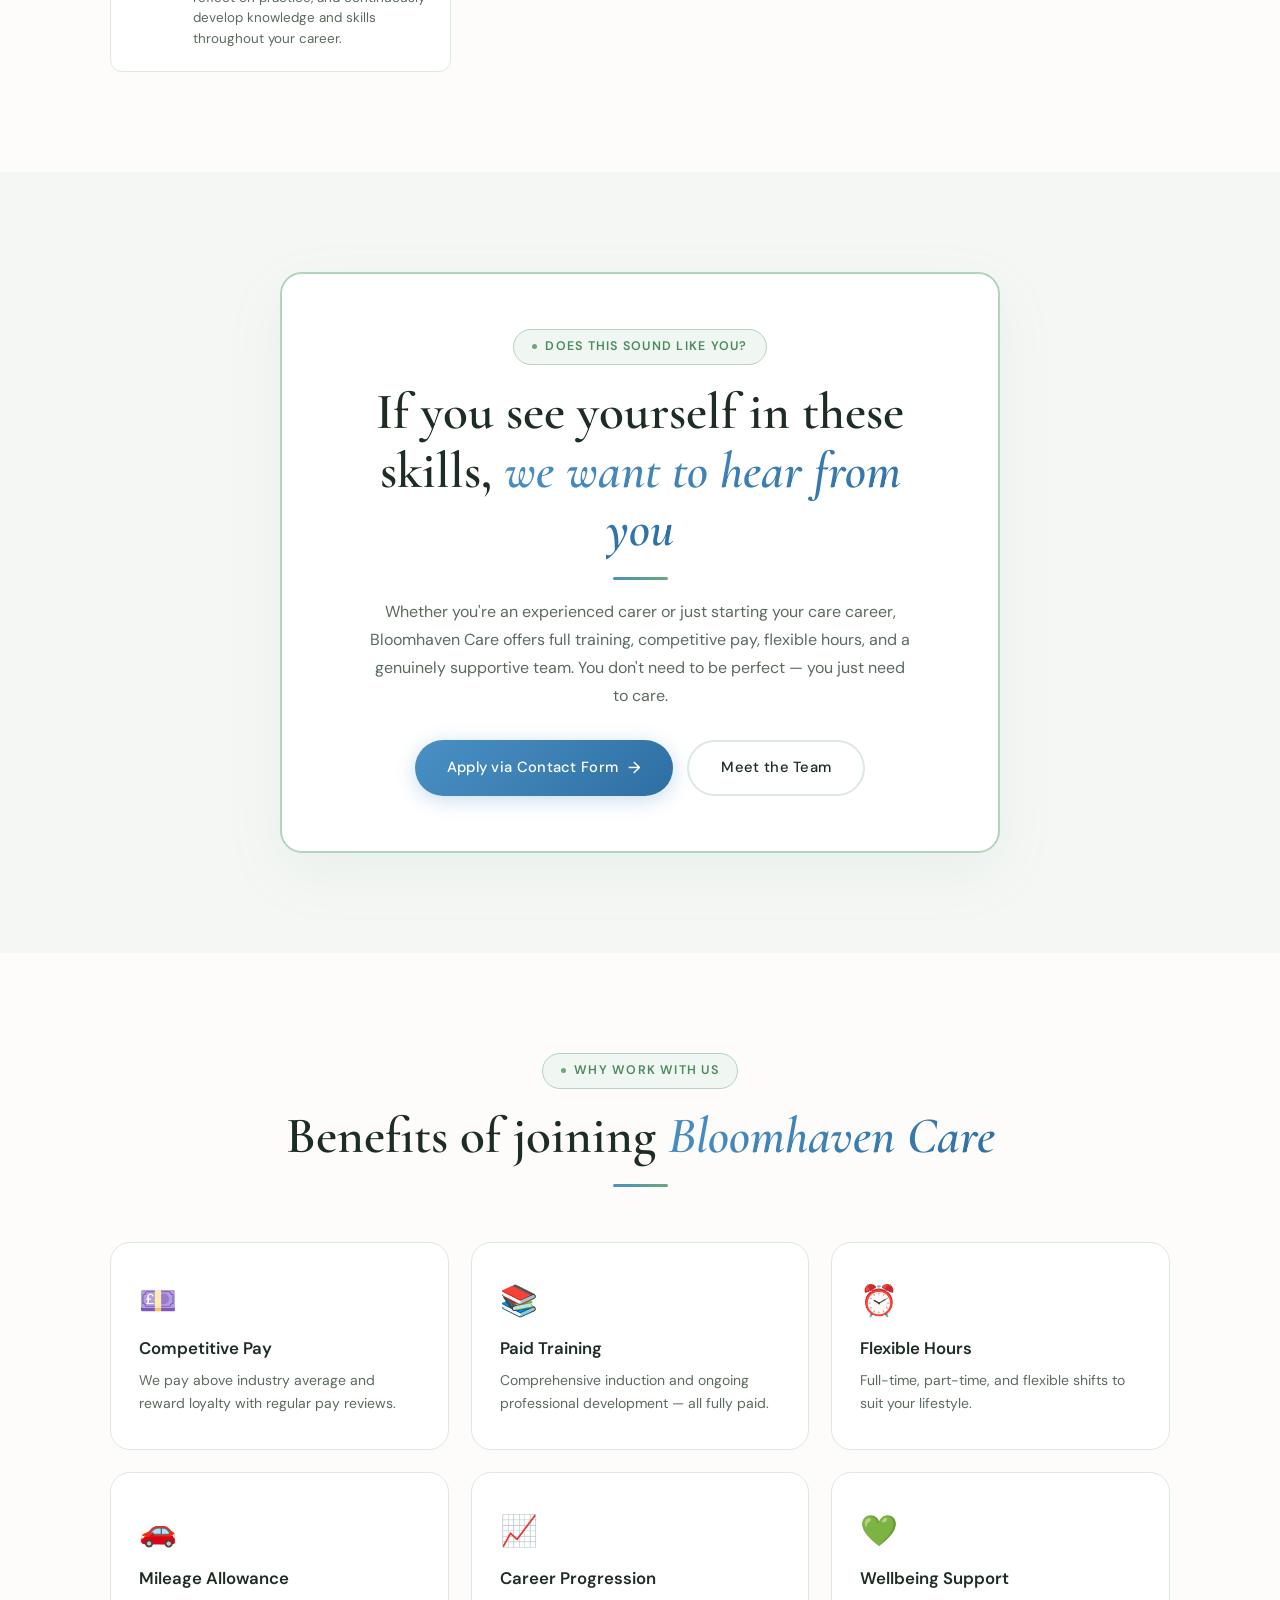
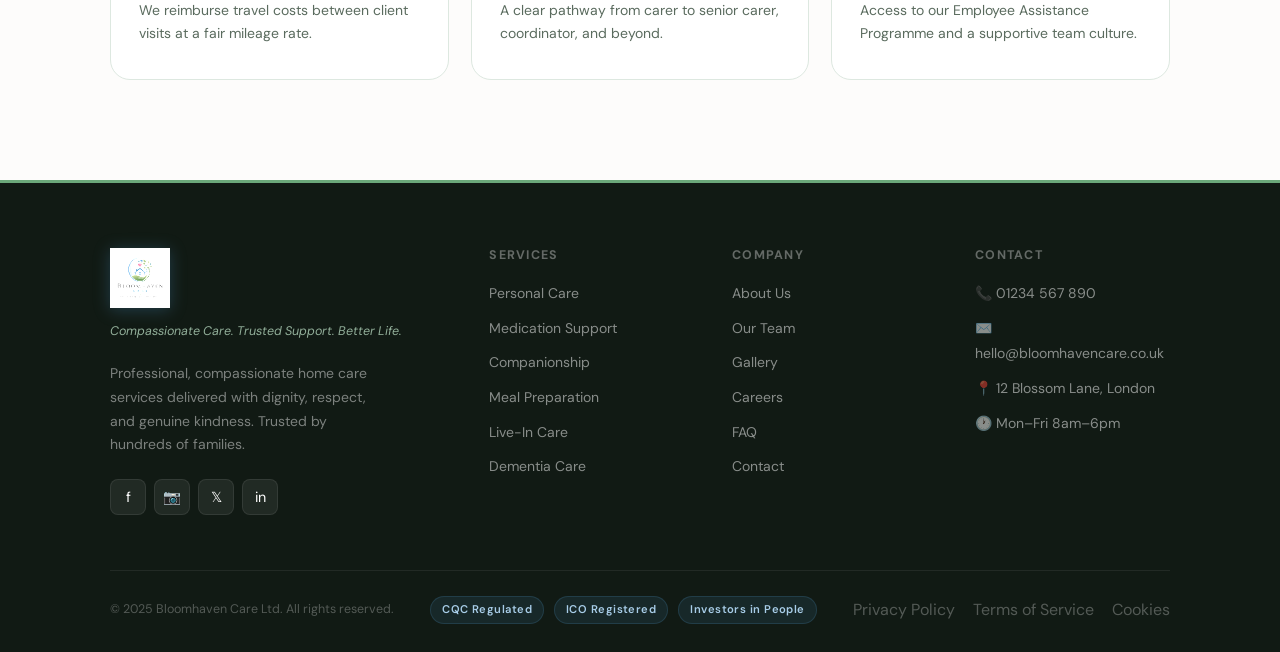
<file: recruit.html>
<!DOCTYPE html>
<!-- RECRUITMENT PAGE — recruit.html -->
<html lang="en">
<head>
  <meta charset="UTF-8">
  <meta name="viewport" content="width=device-width, initial-scale=1.0">
  <title>Join Our Team | Bloomhaven Care</title>
  <meta name="description" content="Join the Bloomhaven Care team. We're looking for compassionate, dedicated carers. See the top 10 skills we look for and the benefits of working with us.">
  <link rel="preconnect" href="https://fonts.googleapis.com">
  <link rel="preconnect" href="https://fonts.gstatic.com" crossorigin>
  <link href="https://fonts.googleapis.com/css2?family=Cormorant+Garamond:ital,wght@0,300;0,400;0,500;0,600;1,300;1,400&family=DM+Sans:opsz,wght@9..40,300;9..40,400;9..40,500;9..40,600&display=swap" rel="stylesheet">
  <link rel="stylesheet" href="styles.css">
</head>
<body>

<div id="nav-placeholder"></div>

<!-- ── DARK HERO HEADER ── -->
<div class="recruit-hero">
  <div class="container" style="position:relative;z-index:1;">
    <div class="badge">Join Our Team</div>
    <!-- CHANGE: Update headline -->
    <h1>Do you have what it takes to <em>make a difference?</em></h1>
    <p>At Bloomhaven Care, we're always seeking passionate, dedicated individuals who want to change lives through the power of compassionate care.</p>
  </div>
</div>

<!-- ── TOP 10 SKILLS (built from data in js/main.js) ── -->
<section class="section">
  <div class="container">
    <div style="text-align:center;max-width:700px;margin:0 auto 20px;">
      <div class="badge">Essential Skills</div>
      <h2 class="section-title">The Top 10 Skills of an <em>Outstanding Carer</em></h2>
      <div class="divider center"></div>
      <!-- CHANGE: Update source attribution if desired -->
      <p class="section-sub" style="max-width:100%;">Aligned with NHS workforce standards and CQC guidance — these are the qualities we look for in every Bloomhaven team member.</p>
    </div>
    <!-- Skills cards injected here by renderSkills() in main.js -->
    <div class="skills-grid" id="skillsGrid"></div>
  </div>
</section>

<!-- ── IS THIS YOU? ── -->
<section class="section section-alt">
  <div class="container">
    <div class="recruit-cta-box">
      <div class="badge" style="margin-bottom:18px;">Does This Sound Like You?</div>
      <h2 class="section-title">If you see yourself in these skills, <em>we want to hear from you</em></h2>
      <div class="divider center"></div>
      <!-- CHANGE: Update this paragraph -->
      <p>Whether you're an experienced carer or just starting your care career, Bloomhaven Care offers full training, competitive pay, flexible hours, and a genuinely supportive team. You don't need to be perfect — you just need to care.</p>
      <div style="display:flex;gap:14px;justify-content:center;flex-wrap:wrap;margin-top:8px;">
        <a href="contact.html" class="btn btn-primary btn-arrow">Apply via Contact Form</a>
        <a href="team.html"    class="btn btn-outline">Meet the Team</a>
      </div>
    </div>
  </div>
</section>

<!-- ── EMPLOYEE BENEFITS ── -->
<section class="section">
  <div class="container">
    <div style="text-align:center;margin-bottom:50px;">
      <div class="badge">Why Work With Us</div>
      <h2 class="section-title">Benefits of joining <em>Bloomhaven Care</em></h2>
      <div class="divider center"></div>
    </div>
    <!-- CHANGE: Edit/add/remove benefit cards -->
    <div class="why-grid">
      <div class="why-card"><div class="why-icon">💷</div><h3>Competitive Pay</h3><p>We pay above industry average and reward loyalty with regular pay reviews.</p></div>
      <div class="why-card"><div class="why-icon">📚</div><h3>Paid Training</h3><p>Comprehensive induction and ongoing professional development — all fully paid.</p></div>
      <div class="why-card"><div class="why-icon">⏰</div><h3>Flexible Hours</h3><p>Full-time, part-time, and flexible shifts to suit your lifestyle.</p></div>
      <div class="why-card"><div class="why-icon">🚗</div><h3>Mileage Allowance</h3><p>We reimburse travel costs between client visits at a fair mileage rate.</p></div>
      <div class="why-card"><div class="why-icon">📈</div><h3>Career Progression</h3><p>A clear pathway from carer to senior carer, coordinator, and beyond.</p></div>
      <div class="why-card"><div class="why-icon">💚</div><h3>Wellbeing Support</h3><p>Access to our Employee Assistance Programme and a supportive team culture.</p></div>
    </div>
  </div>
</section>

<div id="footer-placeholder"></div>

<script>const CURRENT_PAGE = 'recruit';</script>
<script src="nav.js"></script>
<script src="main.js"></script>
<script>
  document.addEventListener('DOMContentLoaded', renderSkills);
</script>
</body>
</html>
</file>
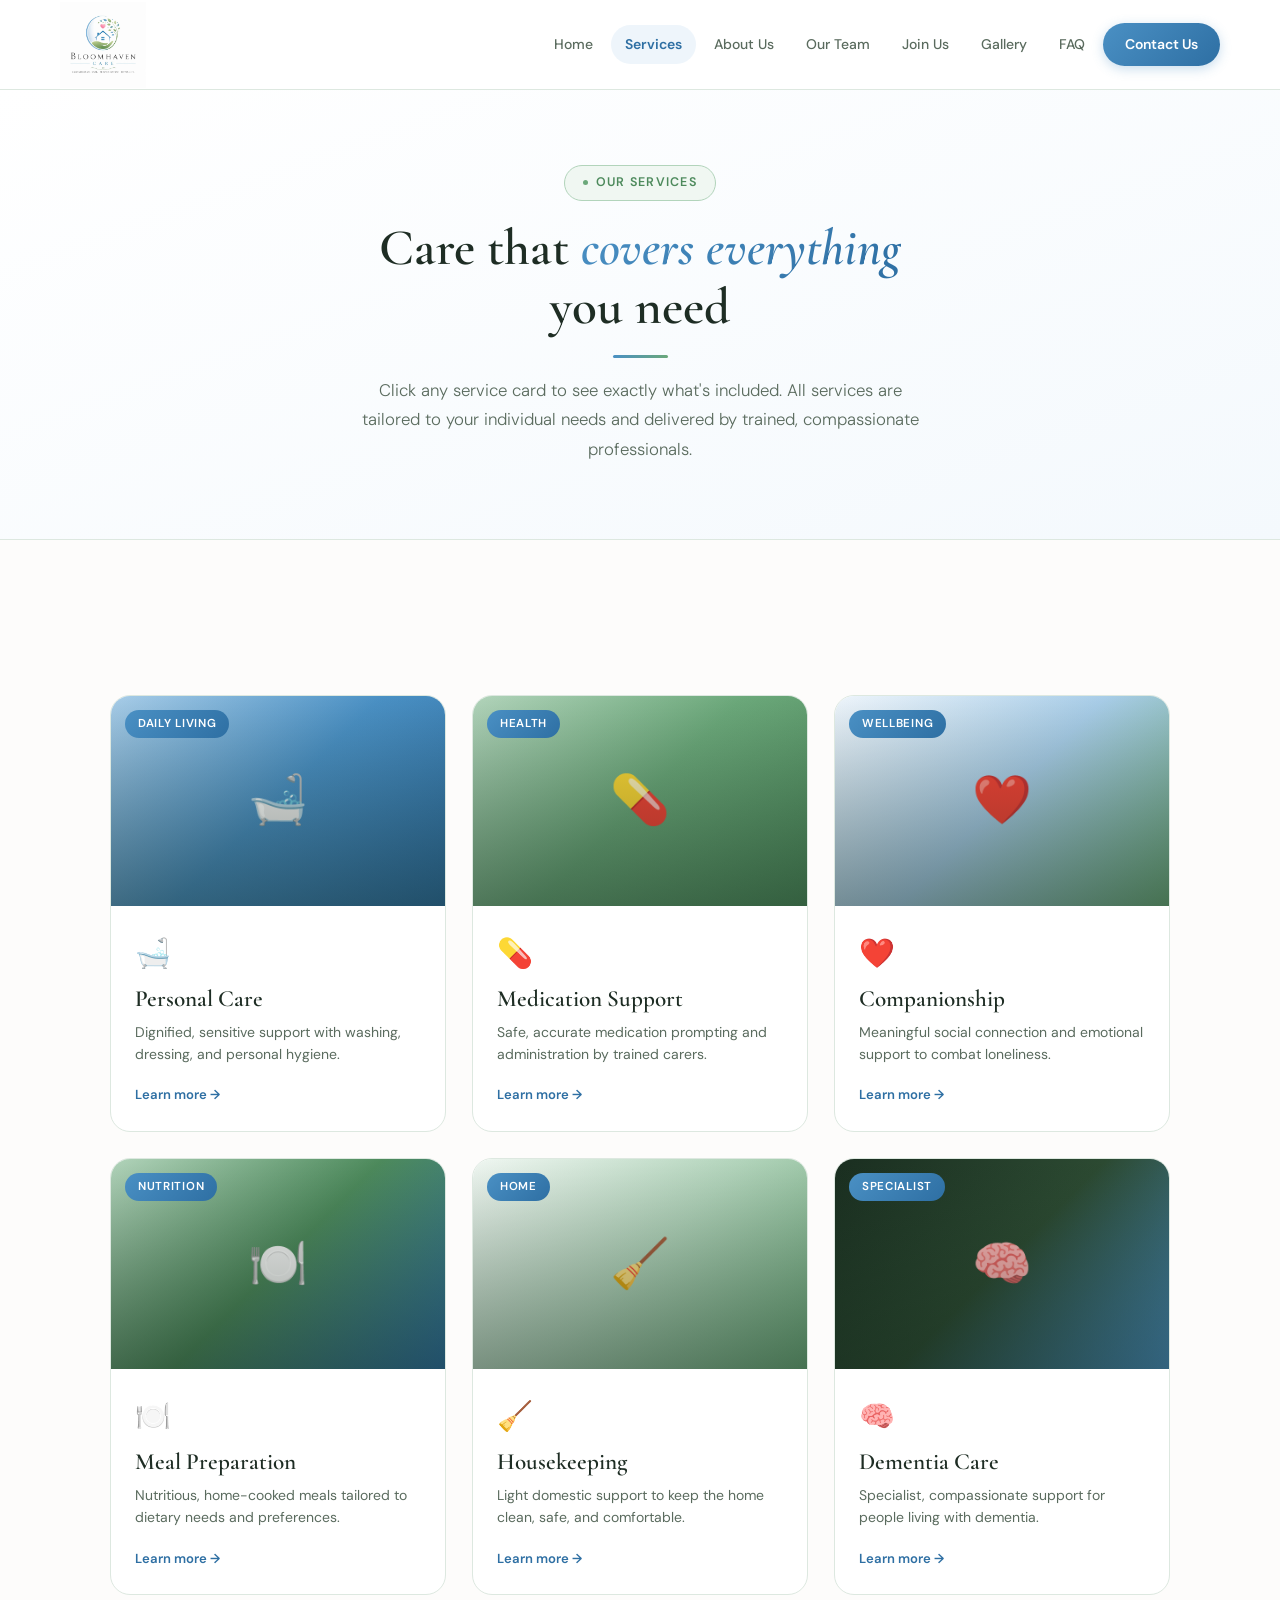
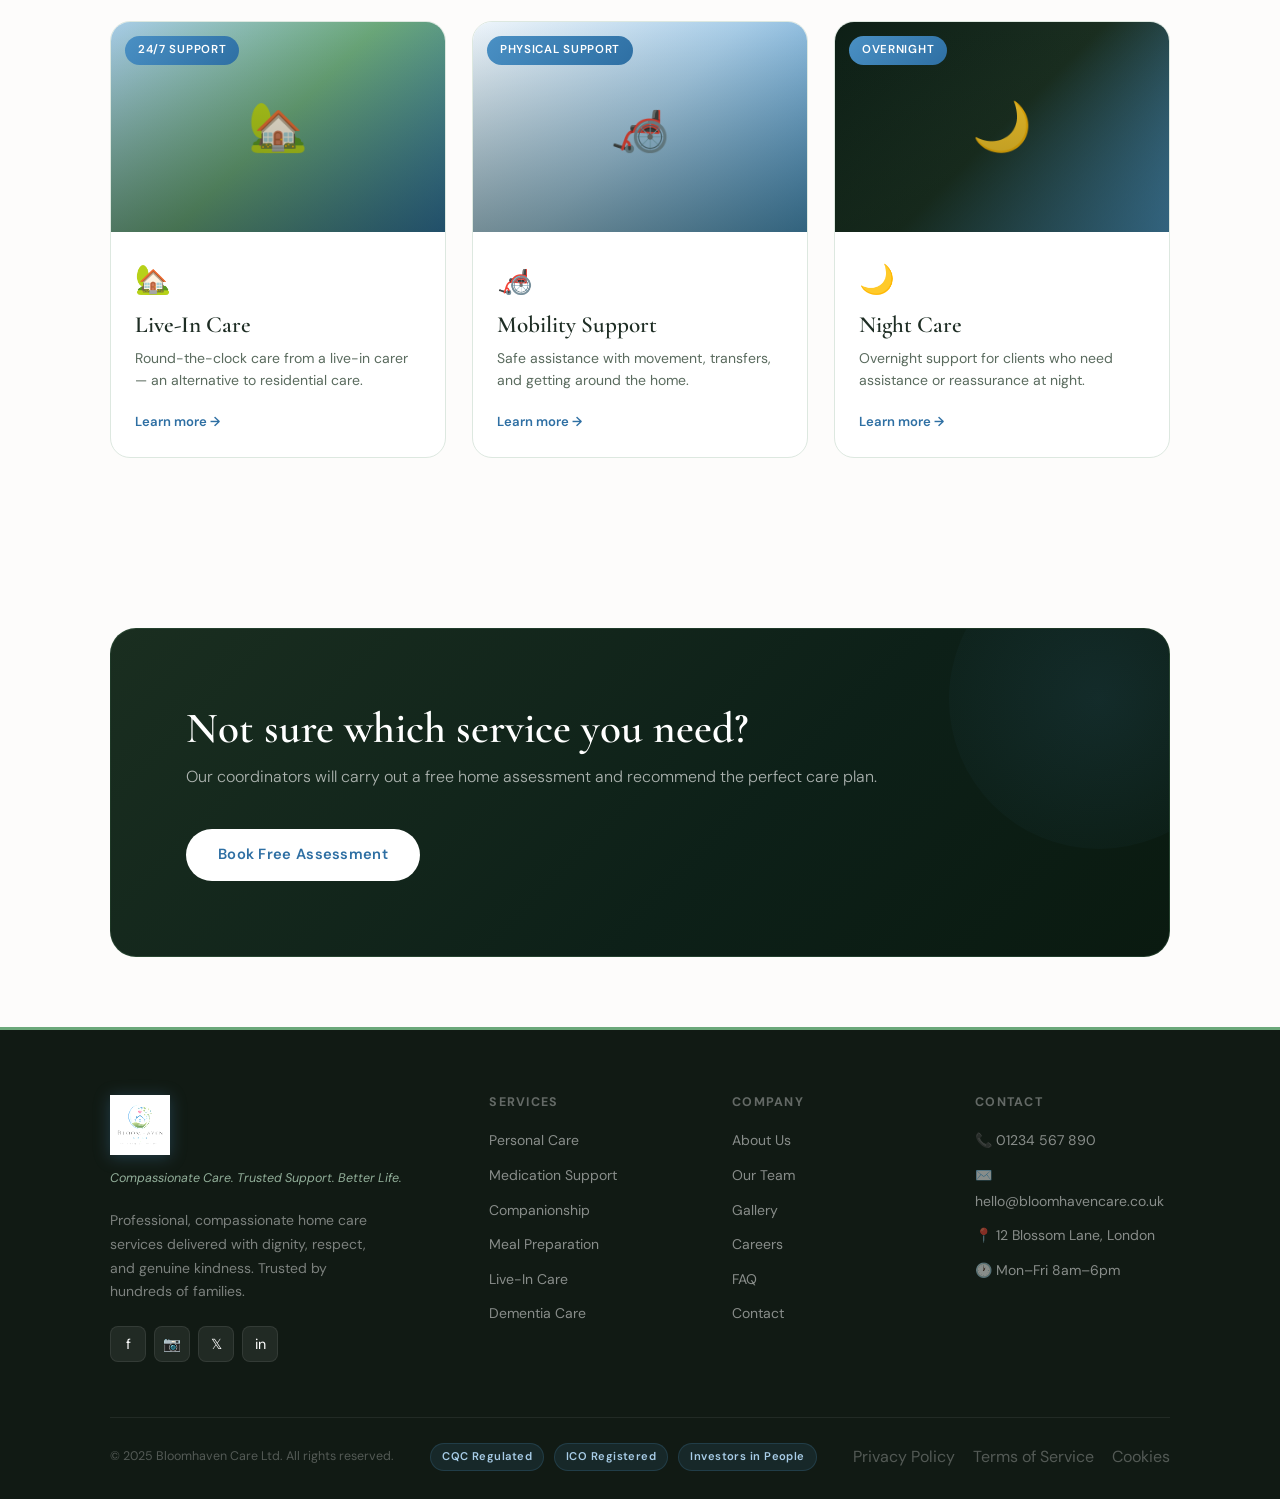
<file: services.html>
<!DOCTYPE html>
<!-- SERVICES PAGE — services.html -->
<html lang="en">
<head>
  <meta charset="UTF-8">
  <meta name="viewport" content="width=device-width, initial-scale=1.0">
  <title>Our Services | Bloomhaven Care</title>
  <meta name="description" content="Bloomhaven Care offers a full range of home care services including personal care, medication support, companionship, dementia care, live-in care and more.">
  <link rel="preconnect" href="https://fonts.googleapis.com">
  <link rel="preconnect" href="https://fonts.gstatic.com" crossorigin>
  <link href="https://fonts.googleapis.com/css2?family=Cormorant+Garamond:ital,wght@0,300;0,400;0,500;0,600;1,300;1,400&family=DM+Sans:opsz,wght@9..40,300;9..40,400;9..40,500;9..40,600&display=swap" rel="stylesheet">
  <link rel="stylesheet" href="styles.css">
</head>
<body>

<div id="nav-placeholder"></div>

<!-- ── PAGE HEADER ── -->
<div class="page-header">
  <div class="container">
    <div class="badge">Our Services</div>
    <h1 class="section-title">Care that <em>covers everything</em> you need</h1>
    <div class="divider center"></div>
    <p class="section-sub">Click any service card to see exactly what's included. All services are tailored to your individual needs and delivered by trained, compassionate professionals.</p>
  </div>
</div>

<!-- ── SERVICE CARDS (built from data in js/main.js) ── -->
<section class="section">
  <div class="container">
    <!-- Cards injected here by renderServices() in main.js -->
    <div class="services-grid" id="servicesGrid"></div>
  </div>
</section>

<!-- ── CTA ── -->
<div class="cta-section">
  <div class="container">
    <div class="cta-box">
      <div class="cta-text">
        <h2>Not sure which service you need?</h2>
        <p>Our coordinators will carry out a free home assessment and recommend the perfect care plan.</p>
      </div>
      <div class="cta-actions">
        <a href="contact.html" class="btn btn-white">Book Free Assessment</a>
      </div>
    </div>
  </div>
</div>

<!-- ── SERVICE DETAIL POPUP MODAL ──
     Populated by openModal() in main.js when a card is clicked. -->
<div class="modal-overlay" id="serviceModal" onclick="closeModalOutside(event)">
  <div class="modal" id="modalContent">
    <div class="modal-img-wrap">
      <div id="modalImg" style="height:100%;border-radius:22px 22px 0 0;overflow:hidden;"></div>
      <div class="modal-img-overlay"></div>
      <div class="modal-img-title" id="modalTitle"></div>
      <button class="modal-close" onclick="closeModalDirect()" aria-label="Close">✕</button>
    </div>
    <div class="modal-body">
      <p id="modalDesc"></p>
      <h4>What's Included</h4>
      <div class="modal-includes" id="modalIncludes"></div>
      <div class="modal-footer">
        <a href="contact.html" class="btn btn-primary">Enquire About This Service</a>
      </div>
    </div>
  </div>
</div>

<div id="footer-placeholder"></div>

<script>const CURRENT_PAGE = 'services';</script>
<script src="nav.js"></script>
<script src="main.js"></script>
<script>
  /* Render service cards as soon as page loads */
  document.addEventListener('DOMContentLoaded', renderServices);
</script>
</body>
</html>
</file>
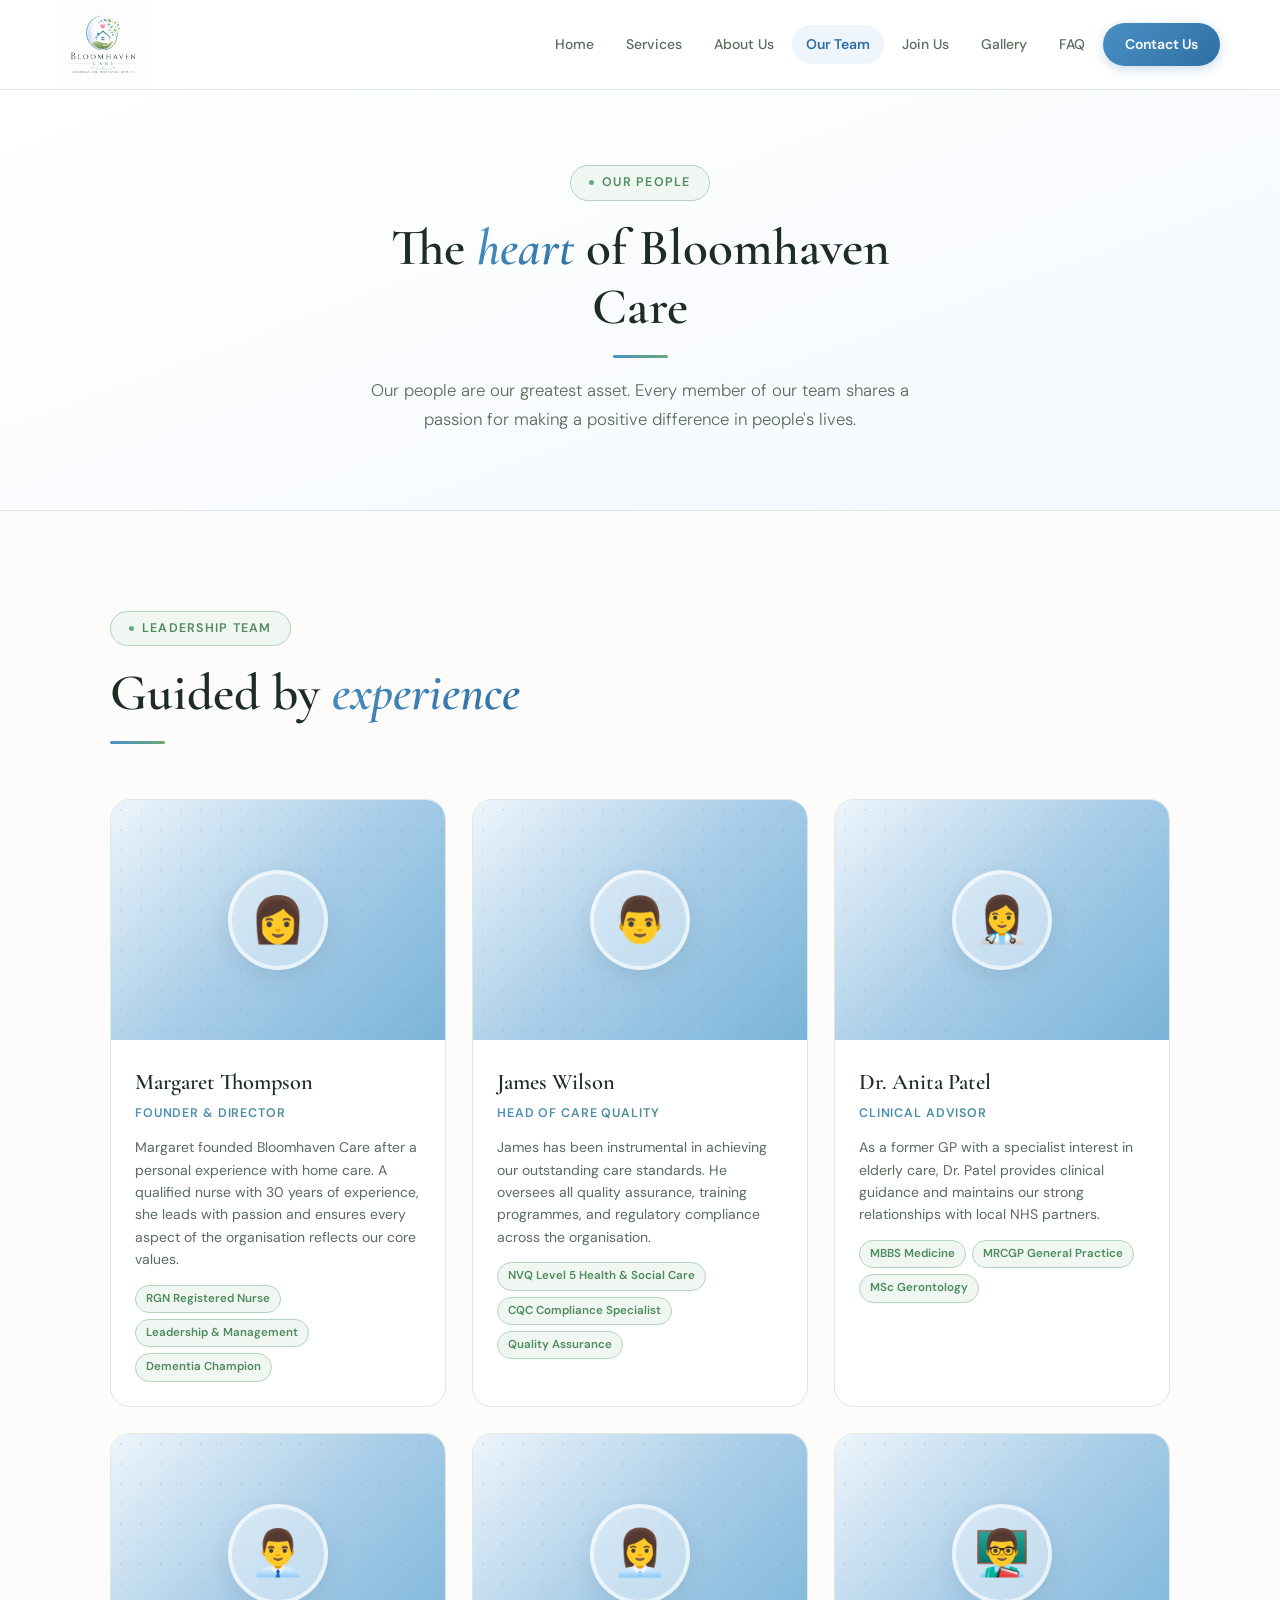
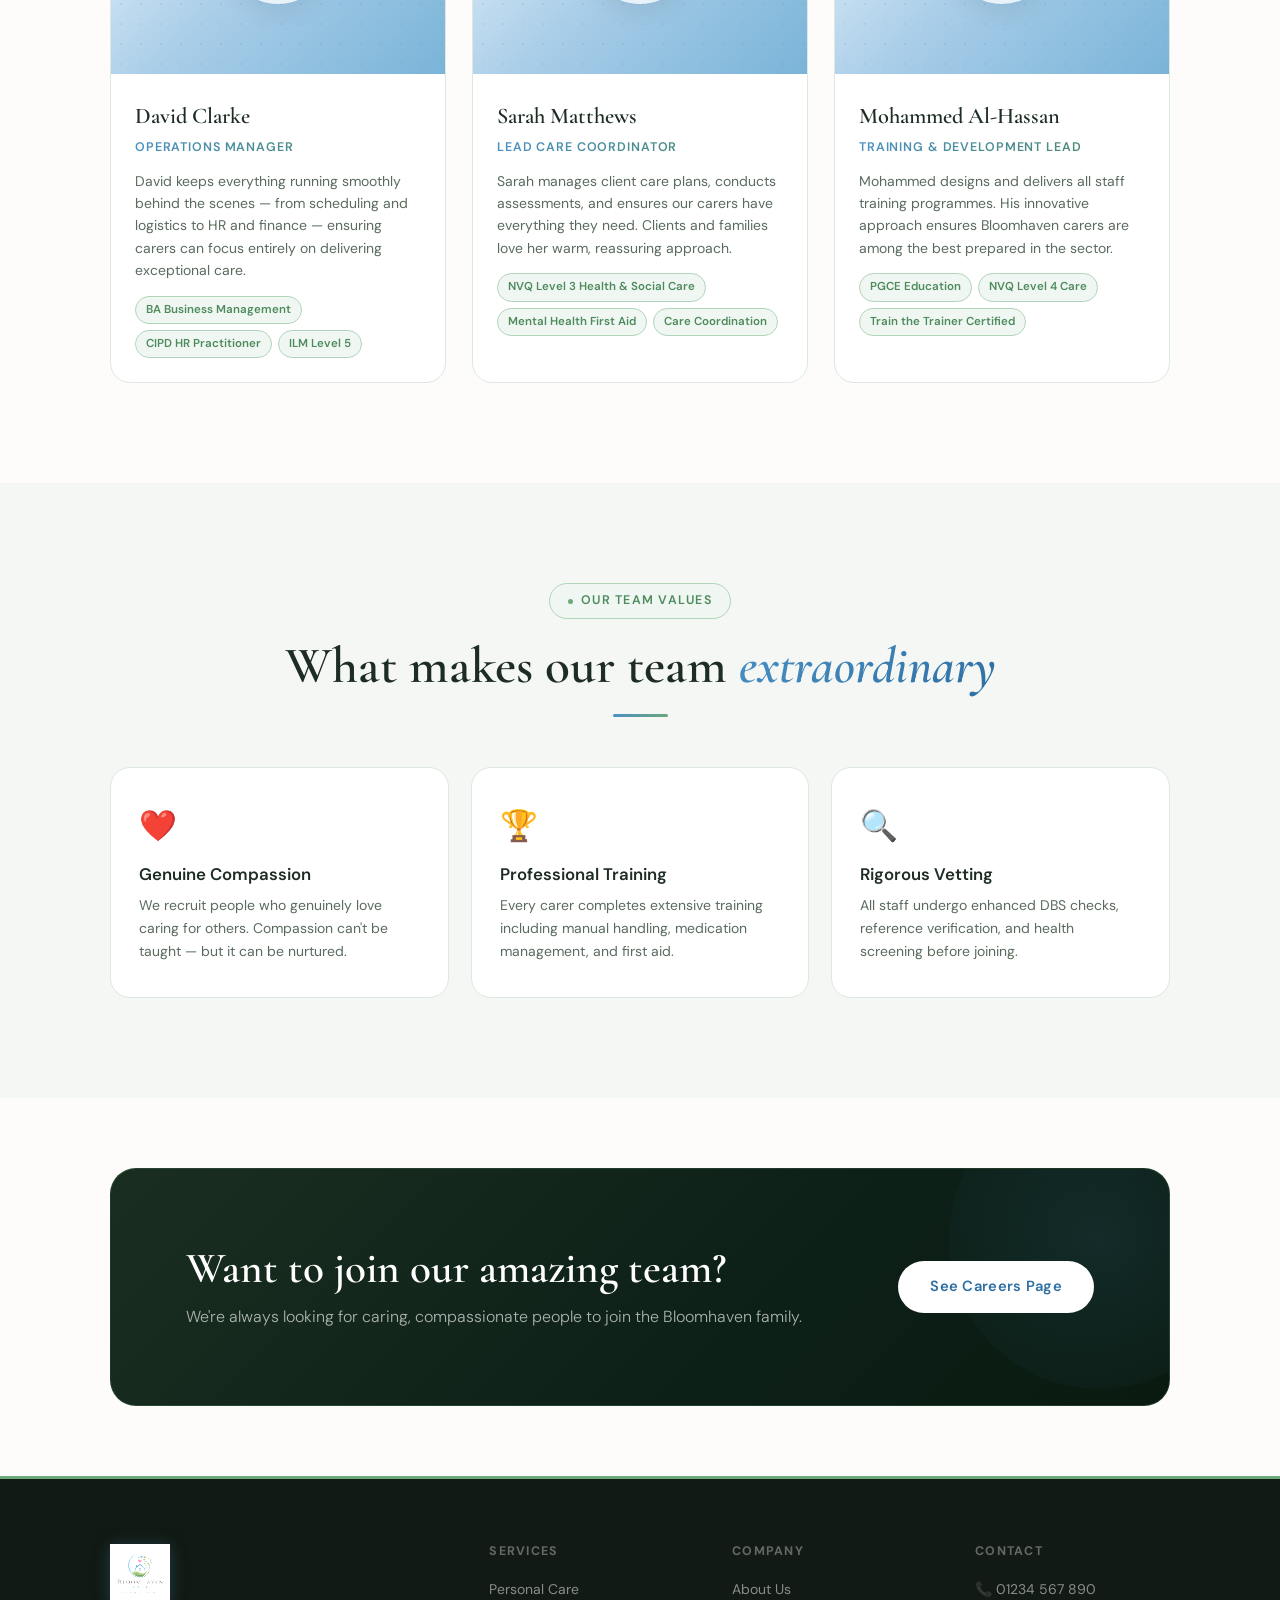
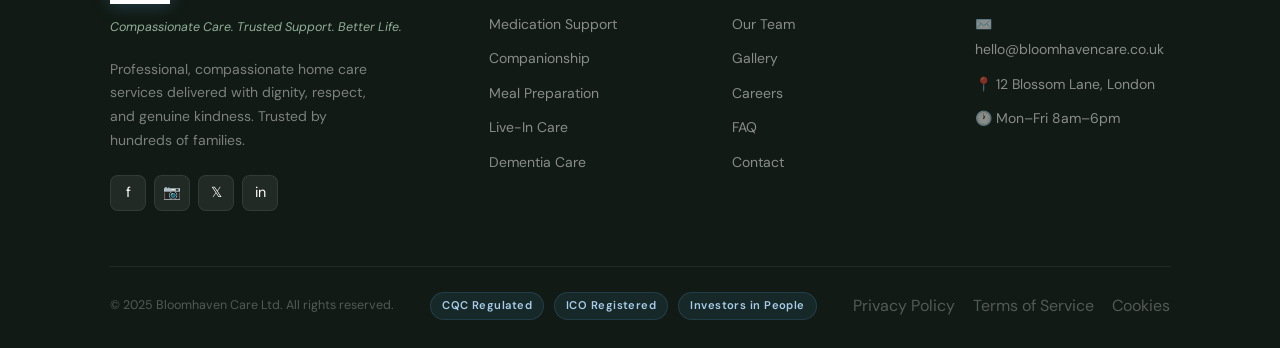
<file: team.html>
<!DOCTYPE html>
<!-- TEAM PAGE — team.html -->
<html lang="en">
<head>
  <meta charset="UTF-8">
  <meta name="viewport" content="width=device-width, initial-scale=1.0">
  <title>Our Team | Bloomhaven Care</title>
  <meta name="description" content="Meet the dedicated Bloomhaven Care team — experienced, compassionate professionals committed to delivering outstanding home care.">
  <link rel="preconnect" href="https://fonts.googleapis.com">
  <link rel="preconnect" href="https://fonts.gstatic.com" crossorigin>
  <link href="https://fonts.googleapis.com/css2?family=Cormorant+Garamond:ital,wght@0,300;0,400;0,500;0,600;1,300;1,400&family=DM+Sans:opsz,wght@9..40,300;9..40,400;9..40,500;9..40,600&display=swap" rel="stylesheet">
  <link rel="stylesheet" href="styles.css">
</head>
<body>

<div id="nav-placeholder"></div>

<!-- ── PAGE HEADER ── -->
<div class="page-header">
  <div class="container">
    <div class="badge">Our People</div>
    <h1 class="section-title">The <em>heart</em> of Bloomhaven Care</h1>
    <div class="divider center"></div>
    <p class="section-sub">Our people are our greatest asset. Every member of our team shares a passion for making a positive difference in people's lives.</p>
  </div>
</div>

<!-- ── TEAM CARDS (built from data in js/main.js) ── -->
<section class="section">
  <div class="container">
    <div class="badge">Leadership Team</div>
    <h2 class="section-title">Guided by <em>experience</em></h2>
    <div class="divider"></div>
    <!-- Cards injected here by renderTeam() in main.js -->
    <div class="team-grid" id="teamGrid"></div>
  </div>
</section>

<!-- ── TEAM VALUES ── -->
<section class="section section-alt">
  <div class="container">
    <div style="text-align:center;">
      <div class="badge">Our Team Values</div>
      <h2 class="section-title">What makes our team <em>extraordinary</em></h2>
      <div class="divider center"></div>
    </div>
    <div class="why-grid" style="margin-top:50px;">
      <div class="why-card"><div class="why-icon">❤️</div><h3>Genuine Compassion</h3><p>We recruit people who genuinely love caring for others. Compassion can't be taught — but it can be nurtured.</p></div>
      <div class="why-card"><div class="why-icon">🏆</div><h3>Professional Training</h3><p>Every carer completes extensive training including manual handling, medication management, and first aid.</p></div>
      <div class="why-card"><div class="why-icon">🔍</div><h3>Rigorous Vetting</h3><p>All staff undergo enhanced DBS checks, reference verification, and health screening before joining.</p></div>
    </div>
  </div>
</section>

<!-- ── CTA ── -->
<div class="cta-section">
  <div class="container">
    <div class="cta-box">
      <div class="cta-text">
        <h2>Want to join our amazing team?</h2>
        <p>We're always looking for caring, compassionate people to join the Bloomhaven family.</p>
      </div>
      <div class="cta-actions">
        <a href="recruit.html" class="btn btn-white">See Careers Page</a>
      </div>
    </div>
  </div>
</div>

<div id="footer-placeholder"></div>

<script>const CURRENT_PAGE = 'team';</script>
<script src="nav.js"></script>
<script src="main.js"></script>
<script>
  document.addEventListener('DOMContentLoaded', renderTeam);
</script>
</body>
</html>
</file>
<file: styles.css>
/*
╔══════════════════════════════════════════════════════════════════╗
║           BLOOMHAVEN CARE — Main Stylesheet                     ║
║           File: css/style.css                                   ║
╠══════════════════════════════════════════════════════════════════╣
║  QUICK FIND (Ctrl+F):                                           ║
║   [COLOURS]    — All colour variables (change theme here)       ║
║   [RESET]      — Browser default resets                         ║
║   [BASE]       — Body, html, scrollbar                          ║
║   [PAGE]       — Page switching system                          ║
║   [LAYOUT]     — Container, section helpers                     ║
║   [TYPOGRAPHY] — Headings, badges, dividers                     ║
║   [BUTTONS]    — All button styles                              ║
║   [NAV]        — Navigation bar & mobile menu                   ║
║   [IMAGES]     — Image placeholder styles                       ║
║   [HERO]       — Hero section & trust bar                       ║
║   [WHAT]       — What is home care section                      ║
║   [WHO]        — Who we are (dark section)                      ║
║   [WHY]        — Why choose us grid                             ║
║   [TESTIMONIALS]                                                ║
║   [CTA]        — Call-to-action banner                          ║
║   [SERVICES]   — Service cards & modal popup                    ║
║   [ABOUT]      — About page styles                              ║
║   [TEAM]       — Team cards                                     ║
║   [RECRUIT]    — Recruitment page                               ║
║   [GALLERY]    — Photo gallery                                  ║
║   [FAQ]        — FAQ accordion                                  ║
║   [CONTACT]    — Contact page & form                            ║
║   [FOOTER]     — Footer                                         ║
║   [RESPONSIVE] — Mobile & tablet breakpoints                    ║
╚══════════════════════════════════════════════════════════════════╝
*/

/* ════════════════════════════════════════════════════════
   [COLOURS] — BLOOMHAVEN CARE THEME
   Pulled from the Bloomhaven Care logo:
     • Blue  → trust, professionalism
     • Green → nature, growth, care
     • White → cleanliness, space
     • Soft pink accent → warmth, heart
   ════════════════════════════════════════════════════════ */
:root {
  /* ── Primary Blue (from logo circle & house) ── */
  --blue:           #4a90c4;   /* Main brand blue */
  --blue-dark:      #2e6fa3;   /* Darker blue — hover, headings */
  --blue-light:     #a8cde8;   /* Pale blue — borders, highlights */
  --blue-pale:      #eef5fb;   /* Very pale blue — backgrounds */
  --blue-shine:     #f4f9fd;   /* Near-white with blue tint */

  /* ── Primary Green (from logo leaves & hand) ── */
  --green:          #6ba87a;   /* Main brand green */
  --green-dark:     #4d8a5c;   /* Darker green — hover states */
  --green-light:    #b2d4bb;   /* Pale green — borders, highlights */
  --green-pale:     #f0f7f2;   /* Very pale green — section backgrounds */

  /* ── Accent Pink (from logo heart) ── */
  --pink:           #e8a0b4;   /* Soft pink accent */
  --pink-pale:      #fdf0f4;   /* Very pale pink */

  /* ── White & Neutral Palette ── */
  --white:          #ffffff;
  --off-white:      #fdfcfb;   /* Slightly warm white — page background */
  --light-grey:     #f5f7f5;   /* Alternate section background */
  --border:         #dde8e0;   /* Subtle green-tinted border */

  /* ── Text Palette ── */
  --charcoal:       #1e2d24;   /* Main headings — dark green-black */
  --dark:           #2c3e34;   /* Body text */
  --mid:            #5a6b5e;   /* Secondary text */
  --light-text:     #9aaa9e;   /* Captions, labels */

  /* ── Dark Sections (footer, contrast areas) ── */
  --rich-dark:      #111a14;   /* Very dark green-black */
  --dark-green:     #1a2e20;   /* Dark green for contrast sections */

  /* ── Layout ── */
  --nav-h:          90px;      /* Navigation bar height — taller for logo */
  --section-gap:    100px;
  --radius:         20px;
  --radius-sm:      12px;
}

/* ════════════════════════════════════════════════════════
   [RESET] — Remove browser defaults
   ════════════════════════════════════════════════════════ */
*, *::before, *::after {
  box-sizing: border-box;
  margin: 0;
  padding: 0;
}

/* ════════════════════════════════════════════════════════
   [BASE] — Global base styles
   ════════════════════════════════════════════════════════ */
html {
  scroll-behavior: smooth;
  font-size: 16px;
}

body {
  font-family: 'DM Sans', sans-serif;
  background: var(--off-white);
  color: var(--dark);
  overflow-x: hidden;
  line-height: 1.6;
}

/* Custom scrollbar — green/blue accent */
::-webkit-scrollbar { width: 5px; }
::-webkit-scrollbar-track { background: var(--off-white); }
::-webkit-scrollbar-thumb { background: var(--green-light); border-radius: 3px; }
::-webkit-scrollbar-thumb:hover { background: var(--green); }

/* ════════════════════════════════════════════════════════
   [PAGE] — Single-page app page switching
   ════════════════════════════════════════════════════════ */
.page {
  display: none;
  min-height: 100vh;
  animation: fadeUp .5s ease both;
}
.page.active { display: block; }

@keyframes fadeUp {
  from { opacity: 0; transform: translateY(16px); }
  to   { opacity: 1; transform: translateY(0); }
}

@keyframes float {
  0%, 100% { transform: translateY(0px); }
  50%       { transform: translateY(-8px); }
}

/* ════════════════════════════════════════════════════════
   [LAYOUT] — Container & section helpers
   ════════════════════════════════════════════════════════ */
.container {
  max-width: 1180px;
  margin: 0 auto;
  padding: 0 clamp(20px, 5vw, 60px);
}

.section { padding: var(--section-gap) 0; }

/* Light green background for alternate sections */
.section-alt { background: var(--light-grey); }

/* ════════════════════════════════════════════════════════
   [TYPOGRAPHY] — Headings, badge labels, dividers
   ════════════════════════════════════════════════════════ */

/* Small pill badge above section headings */
.badge {
  display: inline-flex;
  align-items: center;
  gap: 8px;
  background: var(--green-pale);
  color: var(--green-dark);
  font-size: .78rem;
  font-weight: 600;
  letter-spacing: .1em;
  text-transform: uppercase;
  padding: 7px 18px;
  border-radius: 100px;
  margin-bottom: 18px;
  border: 1px solid var(--green-light);
}
.badge::before {
  content: '';
  width: 5px; height: 5px;
  background: var(--green);
  border-radius: 50%;
}

/* All heading elements use Cormorant Garamond */
h1, h2, h3, h4 {
  font-family: 'Cormorant Garamond', serif;
  line-height: 1.15;
  color: var(--charcoal);
}

.section-title {
  font-size: clamp(2.2rem, 5vw, 3.2rem);
  font-weight: 600;
  margin-bottom: 16px;
}

/* Italic emphasis in headings — blue gradient */
.section-title em {
  font-style: italic;
  background: linear-gradient(135deg, var(--blue), var(--blue-dark));
  -webkit-background-clip: text;
  -webkit-text-fill-color: transparent;
  background-clip: text;
}

.section-sub {
  font-size: 1.05rem;
  color: var(--mid);
  line-height: 1.75;
  max-width: 560px;
  font-weight: 300;
}

/* Gradient divider line — blue to green */
.divider {
  width: 55px; height: 3px;
  background: linear-gradient(90deg, var(--blue), var(--green));
  border-radius: 2px;
  margin: 18px 0;
}
.divider.center { margin: 18px auto; }

/* ════════════════════════════════════════════════════════
   [BUTTONS] — All button variants
   ════════════════════════════════════════════════════════ */
.btn {
  display: inline-flex;
  align-items: center;
  gap: 10px;
  padding: 14px 32px;
  border-radius: 100px;
  font-family: 'DM Sans', sans-serif;
  font-size: .92rem;
  font-weight: 500;
  cursor: pointer;
  transition: all .3s ease;
  text-decoration: none;
  border: none;
  letter-spacing: .02em;
}

/* Primary — blue gradient */
.btn-primary {
  background: linear-gradient(135deg, var(--blue), var(--blue-dark));
  color: white;
  box-shadow: 0 4px 20px rgba(74,144,196,.3);
}
.btn-primary:hover {
  transform: translateY(-2px);
  box-shadow: 0 8px 30px rgba(74,144,196,.45);
  background: linear-gradient(135deg, var(--blue-dark), var(--blue));
}

/* Secondary — green gradient */
.btn-green {
  background: linear-gradient(135deg, var(--green), var(--green-dark));
  color: white;
  box-shadow: 0 4px 20px rgba(107,168,122,.3);
}
.btn-green:hover {
  transform: translateY(-2px);
  box-shadow: 0 8px 30px rgba(107,168,122,.45);
}

/* Outline — border only */
.btn-outline {
  background: transparent;
  color: var(--charcoal);
  border: 2px solid var(--border);
}
.btn-outline:hover {
  border-color: var(--blue);
  color: var(--blue-dark);
  transform: translateY(-2px);
}

/* White — for dark backgrounds */
.btn-white {
  background: white;
  color: var(--blue-dark);
  font-weight: 600;
}
.btn-white:hover {
  background: var(--blue-pale);
  transform: translateY(-2px);
  box-shadow: 0 8px 25px rgba(0,0,0,.12);
}

/* Outline white — secondary on dark backgrounds */
.btn-outline-white {
  background: transparent;
  color: white;
  border: 2px solid rgba(255,255,255,.4);
}
.btn-outline-white:hover {
  border-color: white;
  background: rgba(255,255,255,.1);
  transform: translateY(-2px);
}

/* Arrow → suffix */
.btn-arrow::after { content: '→'; font-size: 1.1em; }

/* ════════════════════════════════════════════════════════
   [NAV] — Sticky navigation bar
   Taller to accommodate the Bloomhaven logo image.
   ════════════════════════════════════════════════════════ */
nav {
  position: sticky;
  top: 0;
  z-index: 1000;
  background: rgba(255,255,255,.97);
  backdrop-filter: blur(14px);
  -webkit-backdrop-filter: blur(14px);
  border-bottom: 1px solid var(--border);
  height: var(--nav-h);
  display: flex;
  align-items: center;
  padding: 0 clamp(20px, 5vw, 60px);
  justify-content: space-between;
  transition: box-shadow .3s;
}
nav.scrolled {
  box-shadow: 0 4px 30px rgba(74,144,196,.1);
  border-bottom-color: var(--blue-light);
}

/* Logo image (the Bloomhaven Care logo file) */
.nav-logo {
  cursor: pointer;
  display: flex;
  align-items: center;
  text-decoration: none;
  flex-shrink: 0;
}
/* Logo image — height scales with nav height */
.nav-logo img {
  height: calc(var(--nav-h) - 4px);  /* Fills most of nav height */
  width: auto;
  display: block;
  object-fit: contain;
}

/* Desktop nav links */
.nav-links {
  display: flex;
  align-items: center;
  gap: 4px;
}
.nav-links a {
  font-size: .875rem;
  font-weight: 500;
  color: var(--mid);
  text-decoration: none;
  padding: 8px 14px;
  border-radius: 100px;
  transition: all .25s;
  white-space: nowrap;
  cursor: pointer;
}
.nav-links a:hover {
  color: var(--blue-dark);
  background: var(--blue-pale);
}
.nav-links a.active {
  color: var(--blue-dark);
  background: var(--blue-pale);
  font-weight: 600;
}
/* Gold CTA button in nav */
.nav-cta {
  background: linear-gradient(135deg, var(--blue), var(--blue-dark)) !important;
  color: white !important;
  padding: 10px 22px !important;
  font-weight: 600 !important;
  box-shadow: 0 3px 12px rgba(74,144,196,.3);
}
.nav-cta:hover {
  box-shadow: 0 6px 20px rgba(74,144,196,.45) !important;
  transform: translateY(-1px);
}

/* Hamburger (mobile only) */
.hamburger {
  display: none;
  flex-direction: column;
  gap: 5px;
  cursor: pointer;
  padding: 8px;
  border-radius: 8px;
  transition: background .2s;
  border: none;
  background: none;
}
.hamburger:hover { background: var(--blue-pale); }
.hamburger span {
  width: 24px; height: 2px;
  background: var(--charcoal);
  border-radius: 2px;
  transition: all .3s;
  display: block;
}
.hamburger.open span:nth-child(1) { transform: rotate(45deg) translate(5px, 5px); }
.hamburger.open span:nth-child(2) { opacity: 0; width: 0; }
.hamburger.open span:nth-child(3) { transform: rotate(-45deg) translate(5px, -5px); }

/* Mobile dropdown menu */
.mobile-menu {
  display: none;
  position: fixed;
  top: var(--nav-h);
  left: 0; right: 0;
  background: white;
  border-bottom: 1px solid var(--border);
  padding: 16px;
  z-index: 999;
  flex-direction: column;
  gap: 4px;
  box-shadow: 0 10px 40px rgba(0,0,0,.08);
}
.mobile-menu.open { display: flex; }
.mobile-menu a {
  font-size: .95rem;
  font-weight: 500;
  color: var(--mid);
  text-decoration: none;
  padding: 12px 16px;
  border-radius: 10px;
  cursor: pointer;
  transition: all .2s;
}
.mobile-menu a:hover, .mobile-menu a.active {
  color: var(--blue-dark);
  background: var(--blue-pale);
}

/* ════════════════════════════════════════════════════════
   [IMAGES] — Placeholder divs (replace with real <img>)
   ════════════════════════════════════════════════════════ */
.img-ph {
  width: 100%; height: 100%;
  display: flex; align-items: center; justify-content: center;
  font-size: 3rem;
  position: relative;
  overflow: hidden;
}
/* Blue-themed placeholder */
.img-ph-blue  { background: linear-gradient(135deg, #a8cde8, #4a90c4, #2e6fa3); }
/* Green-themed placeholder */
.img-ph-green { background: linear-gradient(135deg, #b2d4bb, #6ba87a, #4d8a5c); }
/* Light/warm placeholder */
.img-ph-light { background: linear-gradient(135deg, #f0f7f2, #d4eadb, #b2d4bb); }
/* Dark green placeholder */
.img-ph-dark  { background: linear-gradient(135deg, #1a2e20, #2c4a32, #4d8a5c); }
/* Soft teal blend */
.img-ph-teal  { background: linear-gradient(135deg, #eef5fb, #b2d4bb, #4a90c4); }

/* ════════════════════════════════════════════════════════
   [HERO] — Hero section
   ════════════════════════════════════════════════════════ */
.hero {
  position: relative;
  min-height: calc(100vh - var(--nav-h));
  display: flex;
  align-items: center;
  background: var(--white);
  overflow: hidden;
}

/* Radial gradient backgrounds */
.hero-bg {
  position: absolute; inset: 0;
  background:
    radial-gradient(ellipse 60% 70% at 75% 50%, rgba(74,144,196,.08) 0%, transparent 60%),
    radial-gradient(ellipse 40% 50% at 15% 80%, rgba(107,168,122,.06) 0%, transparent 50%);
  pointer-events: none;
}

/* Subtle dot pattern overlay */
.hero-pattern {
  position: absolute; inset: 0;
  opacity: .03;
  background-image: radial-gradient(circle, var(--green) 1px, transparent 1px);
  background-size: 40px 40px;
  pointer-events: none;
}

/* Two-column layout */
.hero-inner {
  position: relative; z-index: 2;
  display: grid;
  grid-template-columns: 1fr 1fr;
  gap: 60px;
  align-items: center;
  padding: 70px 0;
}

/* Eyebrow label */
.hero-eyebrow {
  display: inline-flex;
  align-items: center;
  gap: 12px;
  font-size: .78rem;
  font-weight: 600;
  letter-spacing: .14em;
  text-transform: uppercase;
  color: var(--green-dark);
  margin-bottom: 24px;
}
.hero-eyebrow::before,
.hero-eyebrow::after {
  content: '';
  height: 1px; width: 28px;
  background: var(--green-light);
}

/* Main H1 */
.hero h1 {
  font-size: clamp(3rem, 6vw, 5rem);
  font-weight: 600;
  color: var(--charcoal);
  line-height: 1.08;
  margin-bottom: 24px;
}
.hero h1 em {
  display: block;
  font-style: italic;
  background: linear-gradient(135deg, var(--blue), var(--green-dark));
  -webkit-background-clip: text;
  -webkit-text-fill-color: transparent;
  background-clip: text;
}

.hero-sub {
  font-size: 1.1rem;
  color: var(--mid);
  line-height: 1.78;
  font-weight: 300;
  margin-bottom: 40px;
  max-width: 480px;
}

.hero-actions {
  display: flex;
  gap: 14px;
  flex-wrap: wrap;
  align-items: center;
}

/* Stats row */
.hero-stats {
  display: flex;
  gap: 40px;
  margin-top: 52px;
  padding-top: 40px;
  border-top: 1px solid var(--border);
  flex-wrap: wrap;
}
.stat-num {
  font-family: 'Cormorant Garamond', serif;
  font-size: 2.8rem;
  font-weight: 600;
  line-height: 1;
  background: linear-gradient(135deg, var(--blue), var(--green-dark));
  -webkit-background-clip: text;
  -webkit-text-fill-color: transparent;
  background-clip: text;
}
.stat-label {
  font-size: .78rem;
  color: var(--light-text);
  font-weight: 500;
  margin-top: 4px;
  letter-spacing: .04em;
  text-transform: uppercase;
}

/* Hero image stack */
.hero-images { position: relative; height: 570px; }
.hero-img {
  position: absolute;
  border-radius: var(--radius);
  overflow: hidden;
}
.hero-img-main {
  width: 70%; height: 76%;
  top: 0; right: 0;
  box-shadow: 0 30px 70px rgba(74,144,196,.15), 0 10px 30px rgba(0,0,0,.08);
  border: 3px solid var(--blue-light);
}
.hero-img-secondary {
  width: 52%; height: 52%;
  bottom: 0; left: 0;
  box-shadow: 0 20px 50px rgba(0,0,0,.08);
  border: 4px solid white;
  outline: 2px solid var(--border);
}

/* Floating trust card */
.hero-float {
  position: absolute;
  top: 44%; right: -6%;
  background: white;
  border-radius: 16px;
  padding: 16px 20px;
  box-shadow: 0 15px 40px rgba(0,0,0,.1);
  display: flex; align-items: center; gap: 14px;
  z-index: 3;
  animation: float 4s ease-in-out infinite;
  border: 1px solid var(--border);
}
.hero-float-icon {
  width: 46px; height: 46px;
  background: var(--green-pale);
  border-radius: 12px;
  display: flex; align-items: center; justify-content: center;
  font-size: 1.4rem;
  border: 1px solid var(--green-light);
}
.hero-float-label { font-size: .82rem; font-weight: 600; color: var(--charcoal); }
.hero-float-sub   { font-size: .72rem; color: var(--light-text); }

/* Trust bar below hero */
.trust-bar {
  background: linear-gradient(135deg, var(--blue-dark), var(--dark-green));
  color: white;
  padding: 22px 0;
  border-top: 2px solid var(--green);
}
.trust-inner {
  display: flex;
  align-items: center;
  justify-content: center;
  gap: clamp(24px, 5vw, 72px);
  flex-wrap: wrap;
}
.trust-item {
  display: flex; align-items: center; gap: 9px;
  font-size: .84rem;
  color: rgba(255,255,255,.85);
  white-space: nowrap;
}
.trust-icon { font-size: 1.1rem; }

/* ════════════════════════════════════════════════════════
   [WHAT] — What is home care section
   ════════════════════════════════════════════════════════ */
.what-grid {
  display: grid;
  grid-template-columns: 1fr 1.1fr;
  gap: 80px;
  align-items: center;
}
.what-images { position: relative; height: 500px; }
.what-img-a {
  position: absolute;
  width: 73%; height: 73%;
  top: 0; left: 0;
  border-radius: var(--radius);
  overflow: hidden;
  box-shadow: 0 25px 60px rgba(74,144,196,.12), 0 8px 25px rgba(0,0,0,.06);
  border: 2px solid var(--blue-light);
}
.what-img-b {
  position: absolute;
  width: 53%; height: 53%;
  bottom: 0; right: 0;
  border-radius: var(--radius-sm);
  overflow: hidden;
  border: 4px solid white;
  outline: 1px solid var(--border);
  box-shadow: 0 15px 40px rgba(0,0,0,.08);
}
.what-img-a img, .what-img-b img { width: 100%; height: 100%; object-fit: cover; }

/* Floating stat badge */
.what-badge {
  position: absolute;
  bottom: 24px; left: -12px;
  background: linear-gradient(135deg, var(--green), var(--green-dark));
  color: white;
  border-radius: 14px;
  padding: 16px 20px;
  z-index: 2;
  box-shadow: 0 10px 30px rgba(107,168,122,.4);
}
.what-badge-num {
  font-family: 'Cormorant Garamond', serif;
  font-size: 2.2rem; font-weight: 600; line-height: 1;
}
.what-badge-text { font-size: .72rem; opacity: .85; }

/* Feature points */
.what-points { display: flex; flex-direction: column; gap: 16px; margin-top: 28px; }
.what-point {
  display: flex; gap: 16px; align-items: flex-start;
  padding: 18px 20px;
  background: var(--white);
  border-radius: var(--radius-sm);
  border: 1px solid var(--border);
  transition: all .3s;
}
.what-point:hover {
  border-color: var(--green-light);
  transform: translateX(4px);
  box-shadow: 0 6px 20px rgba(107,168,122,.08);
}
.what-pt-icon {
  width: 42px; height: 42px; flex-shrink: 0;
  background: var(--green-pale);
  border-radius: 10px;
  display: flex; align-items: center; justify-content: center;
  font-size: 1.2rem;
  border: 1px solid var(--green-light);
}
.what-pt-text h4 {
  font-family: 'DM Sans', sans-serif;
  font-size: .95rem; font-weight: 600;
  color: var(--charcoal); margin-bottom: 4px;
}
.what-pt-text p { font-size: .875rem; color: var(--mid); line-height: 1.5; }

/* ════════════════════════════════════════════════════════
   [WHO] — Who we are (dark section)
   ════════════════════════════════════════════════════════ */
.who-section {
  background: linear-gradient(135deg, var(--dark-green) 0%, #0e1f14 100%);
  position: relative;
  overflow: hidden;
}
.who-section::before {
  content: '';
  position: absolute; inset: 0;
  background-image: radial-gradient(circle, rgba(107,168,122,.07) 1px, transparent 1px);
  background-size: 50px 50px;
  pointer-events: none;
}
.who-inner {
  display: grid;
  grid-template-columns: 1.2fr 1fr;
  gap: 80px;
  align-items: center;
  position: relative; z-index: 1;
}
.who-text .badge {
  background: rgba(107,168,122,.15);
  color: var(--green-light);
  border-color: rgba(107,168,122,.3);
}
.who-text .badge::before { background: var(--green-light); }
.who-text .section-title { color: white; }
.who-text .section-title em {
  background: linear-gradient(135deg, var(--blue-light), var(--green-light));
  -webkit-background-clip: text;
  -webkit-text-fill-color: transparent;
  background-clip: text;
}
.who-text .section-sub { color: rgba(255,255,255,.65); max-width: 100%; }
.who-text .divider { background: linear-gradient(90deg, var(--green), transparent); }

.who-quote {
  margin-top: 30px;
  padding: 22px 24px;
  background: rgba(255,255,255,.05);
  border-left: 3px solid var(--green);
  border-radius: 0 12px 12px 0;
}
.who-quote p {
  font-family: 'Cormorant Garamond', serif;
  font-size: 1.25rem; font-style: italic;
  color: rgba(255,255,255,.88); line-height: 1.6;
}
.who-quote cite {
  font-size: .78rem; color: var(--green-light);
  font-style: normal; margin-top: 10px; display: block;
}

.who-cards { display: grid; grid-template-columns: 1fr 1fr; gap: 14px; }
.who-card {
  background: rgba(255,255,255,.06);
  border: 1px solid rgba(107,168,122,.2);
  border-radius: 16px;
  padding: 24px;
  transition: all .3s;
}
.who-card:hover {
  background: rgba(107,168,122,.1);
  border-color: rgba(107,168,122,.4);
  transform: translateY(-3px);
}
.who-card-icon { font-size: 1.9rem; margin-bottom: 12px; }
.who-card h4 {
  font-family: 'DM Sans', sans-serif;
  font-size: .92rem; font-weight: 600;
  color: white; margin-bottom: 6px;
}
.who-card p { font-size: .82rem; color: rgba(255,255,255,.55); line-height: 1.5; }

/* ════════════════════════════════════════════════════════
   [WHY] — Why choose us
   ════════════════════════════════════════════════════════ */
.why-grid {
  display: grid;
  grid-template-columns: repeat(3, 1fr);
  gap: 22px;
  margin-top: 55px;
}
.why-card {
  background: var(--white);
  border-radius: var(--radius);
  padding: 34px 28px;
  border: 1px solid var(--border);
  position: relative;
  overflow: hidden;
  transition: all .35s;
  cursor: default;
}
.why-card::before {
  content: '';
  position: absolute; top: 0; left: 0; right: 0;
  height: 3px;
  background: linear-gradient(90deg, var(--blue), var(--green));
  transform: scaleX(0);
  transform-origin: left;
  transition: transform .35s;
}
.why-card:hover::before { transform: scaleX(1); }
.why-card:hover {
  transform: translateY(-6px);
  box-shadow: 0 20px 50px rgba(74,144,196,.1);
  border-color: var(--blue-light);
}
.why-num {
  font-family: 'Cormorant Garamond', serif;
  font-size: 4.5rem; font-weight: 300;
  color: rgba(74,144,196,.1);
  line-height: 1; margin-bottom: 12px;
}
.why-icon { font-size: 1.9rem; margin-bottom: 14px; }
.why-card h3 {
  font-family: 'DM Sans', sans-serif;
  font-size: 1.05rem; font-weight: 600;
  color: var(--charcoal); margin-bottom: 10px;
}
.why-card p { font-size: .875rem; color: var(--mid); line-height: 1.65; }

/* ════════════════════════════════════════════════════════
   [TESTIMONIALS]
   ════════════════════════════════════════════════════════ */
.testimonials-grid {
  display: grid;
  grid-template-columns: repeat(3, 1fr);
  gap: 22px;
  margin-top: 50px;
}
.testimonial-card {
  background: var(--white);
  border-radius: var(--radius);
  padding: 30px;
  border: 1px solid var(--border);
  position: relative;
  transition: all .3s;
}
.testimonial-card:hover {
  box-shadow: 0 15px 40px rgba(74,144,196,.1);
  transform: translateY(-4px);
  border-color: var(--blue-light);
}
.quote-mark {
  position: absolute; top: 16px; right: 22px;
  font-family: Georgia, serif;
  font-size: 5.5rem; line-height: 1;
  background: linear-gradient(135deg, var(--blue-light), transparent);
  -webkit-background-clip: text;
  -webkit-text-fill-color: transparent;
  background-clip: text;
  user-select: none;
}
.testimonial-stars { color: #f5a623; font-size: .95rem; margin-bottom: 14px; letter-spacing: 2px; }
.testimonial-card > p {
  font-family: 'Cormorant Garamond', serif;
  font-size: 1.18rem; font-style: italic;
  line-height: 1.65; color: var(--charcoal);
  margin-bottom: 22px;
}
.testimonial-author { display: flex; align-items: center; gap: 12px; }
.testimonial-av {
  width: 44px; height: 44px;
  border-radius: 50%;
  background: linear-gradient(135deg, var(--green-pale), var(--green-light));
  display: flex; align-items: center; justify-content: center;
  font-size: 1.3rem; flex-shrink: 0;
  border: 2px solid var(--green-light);
}
.t-name  { font-size: .9rem; font-weight: 600; color: var(--charcoal); }
.t-rel   { font-size: .78rem; color: var(--light-text); }

/* ════════════════════════════════════════════════════════
   [CTA] — Call-to-action banner
   ════════════════════════════════════════════════════════ */
.cta-section { padding: 70px 0; }
.cta-box {
  background: linear-gradient(135deg, var(--dark-green) 0%, #0d2018 60%, #0a1a10 100%);
  border-radius: 26px;
  padding: clamp(40px, 6vw, 75px);
  display: flex;
  align-items: center;
  justify-content: space-between;
  gap: 40px;
  flex-wrap: wrap;
  position: relative;
  overflow: hidden;
  border: 1px solid rgba(107,168,122,.2);
}
.cta-box::before {
  content: '';
  position: absolute; right: -80px; top: -80px;
  width: 300px; height: 300px;
  border-radius: 50%;
  background: radial-gradient(circle, rgba(74,144,196,.12), transparent);
  pointer-events: none;
}
.cta-text h2 {
  font-family: 'Cormorant Garamond', serif;
  font-size: clamp(1.9rem, 4vw, 2.7rem);
  color: white; font-weight: 600; margin-bottom: 10px;
}
.cta-text p { color: rgba(255,255,255,.65); font-size: 1rem; font-weight: 300; }
.cta-actions { display: flex; gap: 14px; flex-wrap: wrap; position: relative; z-index: 1; }

/* ════════════════════════════════════════════════════════
   [SERVICES] — Service cards & modal popup
   ════════════════════════════════════════════════════════ */

/* Shared page header block */
.page-header {
  background: linear-gradient(160deg, var(--white) 0%, var(--blue-shine) 100%);
  padding: 75px 0;
  text-align: center;
  border-bottom: 1px solid var(--border);
}
.page-header .section-title { max-width: 600px; margin: 0 auto 16px; }
.page-header .section-sub { margin: 0 auto; text-align: center; }

/* Services card grid */
.services-grid {
  display: grid;
  grid-template-columns: repeat(auto-fill, minmax(300px, 1fr));
  gap: 26px;
  margin-top: 55px;
}
.service-card {
  background: var(--white);
  border-radius: var(--radius);
  overflow: hidden;
  border: 1px solid var(--border);
  cursor: pointer;
  transition: all .35s;
}
.service-card:hover {
  transform: translateY(-8px);
  box-shadow: 0 25px 60px rgba(74,144,196,.12);
  border-color: var(--blue-light);
}
.service-img { height: 210px; overflow: hidden; position: relative; }
.service-img .img-ph { transition: transform .5s; }
.service-card:hover .service-img .img-ph { transform: scale(1.04); }
.service-img-overlay {
  position: absolute; inset: 0;
  background: linear-gradient(to top, rgba(14,31,20,.4), transparent);
}
.service-tag {
  position: absolute; top: 14px; left: 14px;
  background: linear-gradient(135deg, var(--blue), var(--blue-dark));
  color: white;
  font-size: .72rem; font-weight: 600;
  padding: 5px 13px; border-radius: 100px;
  letter-spacing: .06em; text-transform: uppercase;
}
.service-body { padding: 24px; }
.service-icon { font-size: 1.8rem; margin-bottom: 10px; }
.service-body h3 {
  font-family: 'Cormorant Garamond', serif;
  font-size: 1.45rem; font-weight: 600;
  color: var(--charcoal); margin-bottom: 8px;
}
.service-body > p {
  font-size: .875rem; color: var(--mid);
  line-height: 1.6; margin-bottom: 16px;
}
.service-learn {
  display: inline-flex; align-items: center; gap: 6px;
  font-size: .82rem; font-weight: 600;
  color: var(--blue-dark); transition: gap .2s;
}
.service-card:hover .service-learn { gap: 10px; }

/* Modal overlay */
.modal-overlay {
  display: none;
  position: fixed; inset: 0;
  background: rgba(14,31,20,.65);
  backdrop-filter: blur(8px);
  -webkit-backdrop-filter: blur(8px);
  z-index: 2000;
  align-items: center;
  justify-content: center;
  padding: 20px;
  animation: fadeIn .25s ease;
}
.modal-overlay.open { display: flex; }
@keyframes fadeIn { from { opacity: 0; } to { opacity: 1; } }

.modal {
  background: white;
  border-radius: 22px;
  max-width: 620px; width: 100%;
  max-height: 90vh; overflow-y: auto;
  position: relative;
  animation: slideUp .3s ease;
  box-shadow: 0 40px 100px rgba(0,0,0,.2);
  border: 1px solid var(--border);
}
@keyframes slideUp {
  from { transform: translateY(28px); opacity: 0; }
  to   { transform: translateY(0); opacity: 1; }
}
.modal-img-wrap { height: 250px; position: relative; }
.modal-img-overlay {
  position: absolute; inset: 0;
  background: linear-gradient(to top, rgba(14,31,20,.55), transparent);
  border-radius: 22px 22px 0 0;
}
.modal-img-title {
  position: absolute; bottom: 20px; left: 28px;
  color: white;
  font-family: 'Cormorant Garamond', serif;
  font-size: 2rem; font-weight: 600;
}
.modal-close {
  position: absolute; top: 14px; right: 14px;
  width: 38px; height: 38px;
  background: rgba(255,255,255,.92);
  border-radius: 50%;
  border: none; cursor: pointer;
  font-size: 1.1rem;
  display: flex; align-items: center; justify-content: center;
  transition: all .2s; z-index: 1;
}
.modal-close:hover { background: white; transform: scale(1.08); }
.modal-body { padding: 30px; }
.modal-body h4 {
  font-family: 'DM Sans', sans-serif;
  font-size: .85rem; font-weight: 700;
  color: var(--blue-dark);
  text-transform: uppercase; letter-spacing: .08em;
  margin-bottom: 10px;
}
.modal-body > p {
  font-size: .95rem; color: var(--mid);
  line-height: 1.72; margin-bottom: 20px;
}
.modal-includes { display: flex; flex-direction: column; gap: 8px; }
.modal-item {
  display: flex; align-items: center; gap: 12px;
  padding: 11px 16px;
  background: var(--blue-shine);
  border-radius: 10px;
  font-size: .875rem; color: var(--charcoal);
  border: 1px solid var(--border);
}
.modal-item::before { content: '✓'; color: var(--green-dark); font-weight: 700; flex-shrink: 0; }
.modal-footer { margin-top: 26px; display: flex; gap: 12px; }

/* ════════════════════════════════════════════════════════
   [ABOUT] — Values strip
   ════════════════════════════════════════════════════════ */
.values-strip {
  background: linear-gradient(135deg, var(--dark-green), #0d2018);
  color: white;
  padding: 55px 0;
  border-top: 2px solid var(--green);
  border-bottom: 2px solid var(--blue);
}
.values-inner {
  display: grid;
  grid-template-columns: repeat(4, 1fr);
  gap: 30px;
}
.value-item { text-align: center; }
.value-icon { font-size: 2.4rem; margin-bottom: 12px; }
.value-item h4 {
  font-family: 'DM Sans', sans-serif;
  font-size: .95rem; font-weight: 600;
  color: white; margin-bottom: 6px;
}
.value-item p { font-size: .82rem; color: rgba(255,255,255,.6); line-height: 1.5; }

/* ════════════════════════════════════════════════════════
   [TEAM] — Team member cards
   ════════════════════════════════════════════════════════ */
.team-grid {
  display: grid;
  grid-template-columns: repeat(auto-fill, minmax(280px, 1fr));
  gap: 26px;
  margin-top: 55px;
}
.team-card {
  background: var(--white);
  border-radius: var(--radius);
  overflow: hidden;
  border: 1px solid var(--border);
  transition: all .35s;
}
.team-card:hover {
  transform: translateY(-6px);
  box-shadow: 0 20px 50px rgba(74,144,196,.1);
  border-color: var(--blue-light);
}
.team-img {
  height: 240px;
  background: linear-gradient(135deg, var(--blue-pale), var(--blue-light), #7ab4d8);
  display: flex; align-items: center; justify-content: center;
  position: relative; overflow: hidden;
}
.team-img-bg {
  position: absolute; inset: 0;
  background-image: radial-gradient(circle, rgba(74,144,196,.15) 1px, transparent 1px);
  background-size: 20px 20px;
}
.team-avatar {
  width: 100px; height: 100px;
  background: rgba(255,255,255,.4);
  border-radius: 50%;
  display: flex; align-items: center; justify-content: center;
  font-size: 2.8rem;
  border: 4px solid rgba(255,255,255,.6);
  position: relative; z-index: 1;
  box-shadow: 0 8px 25px rgba(0,0,0,.08);
}
.team-body { padding: 24px; }
.team-name {
  font-family: 'Cormorant Garamond', serif;
  font-size: 1.4rem; font-weight: 600;
  color: var(--charcoal); margin-bottom: 4px;
}
.team-role {
  font-size: .78rem; font-weight: 600;
  background: linear-gradient(135deg, var(--blue), var(--green-dark));
  -webkit-background-clip: text;
  -webkit-text-fill-color: transparent;
  background-clip: text;
  text-transform: uppercase; letter-spacing: .07em;
  margin-bottom: 12px;
}
.team-bio { font-size: .875rem; color: var(--mid); line-height: 1.6; }
.team-quals { display: flex; flex-wrap: wrap; gap: 6px; margin-top: 14px; }
.qual-tag {
  font-size: .72rem; font-weight: 600;
  padding: 4px 10px; border-radius: 100px;
  background: var(--green-pale);
  color: var(--green-dark);
  border: 1px solid var(--green-light);
}

/* ════════════════════════════════════════════════════════
   [RECRUIT] — Recruitment page
   ════════════════════════════════════════════════════════ */
.recruit-hero {
  background: linear-gradient(135deg, var(--blue-dark) 0%, var(--dark-green) 100%);
  color: white;
  padding: 80px 0;
  text-align: center;
  position: relative; overflow: hidden;
}
.recruit-hero::before {
  content: '';
  position: absolute; inset: 0;
  background-image: radial-gradient(circle, rgba(255,255,255,.05) 1px, transparent 1px);
  background-size: 50px 50px;
}
.recruit-hero::after {
  content: '';
  position: absolute; top: 0; left: 0; right: 0;
  height: 3px;
  background: linear-gradient(90deg, transparent, var(--green-light), transparent);
}
.recruit-hero .badge {
  background: rgba(107,168,122,.15);
  color: var(--green-light);
  border-color: rgba(107,168,122,.3);
}
.recruit-hero .badge::before { background: var(--green-light); }
.recruit-hero h1 {
  font-size: clamp(2.5rem, 6vw, 4rem);
  color: white; font-weight: 600; margin-bottom: 18px;
  position: relative;
}
.recruit-hero h1 em {
  background: linear-gradient(135deg, var(--blue-light), var(--green-light));
  -webkit-background-clip: text;
  -webkit-text-fill-color: transparent;
  background-clip: text;
}
.recruit-hero > .container > p {
  font-size: 1.1rem; color: rgba(255,255,255,.72);
  max-width: 600px; margin: 0 auto;
  line-height: 1.75; font-weight: 300;
  position: relative;
}

/* Skills cards */
.skills-grid {
  display: grid;
  grid-template-columns: repeat(auto-fill, minmax(280px, 1fr));
  gap: 18px;
  margin-top: 50px;
}
.skill-card {
  background: var(--white);
  border-radius: var(--radius-sm);
  padding: 22px;
  border: 1px solid var(--border);
  display: flex; gap: 16px;
  transition: all .3s;
}
.skill-card:hover {
  border-color: var(--green-light);
  box-shadow: 0 8px 25px rgba(107,168,122,.1);
  transform: translateY(-3px);
}
.skill-num {
  font-family: 'Cormorant Garamond', serif;
  font-size: 2.5rem; font-weight: 600;
  background: linear-gradient(135deg, var(--green-light), var(--green-pale));
  -webkit-background-clip: text;
  -webkit-text-fill-color: transparent;
  background-clip: text;
  line-height: 1; flex-shrink: 0; width: 44px;
}
.skill-content h4 {
  font-family: 'DM Sans', sans-serif;
  font-size: .95rem; font-weight: 600;
  color: var(--charcoal); margin-bottom: 5px;
}
.skill-content p { font-size: .84rem; color: var(--mid); line-height: 1.5; }

/* "Is This You?" CTA box */
.recruit-cta-box {
  background: var(--white);
  border-radius: 22px;
  padding: 55px clamp(30px, 6vw, 70px);
  text-align: center;
  border: 2px solid var(--green-light);
  max-width: 720px;
  margin: 0 auto;
  box-shadow: 0 20px 60px rgba(107,168,122,.08);
}
.recruit-cta-box .section-title { margin-bottom: 14px; }
.recruit-cta-box > p {
  color: var(--mid); margin-bottom: 30px;
  line-height: 1.75; max-width: 540px;
  margin-left: auto; margin-right: auto;
}

/* ════════════════════════════════════════════════════════
   [GALLERY] — Photo gallery grid
   ════════════════════════════════════════════════════════ */
.gallery-grid {
  display: grid;
  grid-template-columns: 2fr 1fr 1fr;
  grid-template-rows: 270px 270px;
  gap: 14px;
  margin-top: 50px;
}
.gallery-item {
  border-radius: var(--radius-sm);
  overflow: hidden;
  position: relative;
  border: 1px solid var(--border);
}
.gallery-item:first-child { grid-row: 1 / 3; }
.gallery-item .img-ph { transition: transform .5s; }
.gallery-item:hover .img-ph { transform: scale(1.04); }
.gallery-overlay {
  position: absolute; inset: 0;
  background: linear-gradient(to top, rgba(14,31,20,.55), transparent);
  opacity: 0;
  transition: opacity .3s;
  display: flex; align-items: flex-end;
  padding: 20px;
  color: white;
  font-size: .85rem; font-weight: 500;
}
.gallery-item:hover .gallery-overlay { opacity: 1; }

/* ════════════════════════════════════════════════════════
   [FAQ] — Accordion
   ════════════════════════════════════════════════════════ */
.faq-list { max-width: 800px; margin: 50px auto 0; }
.faq-item { border-bottom: 1px solid var(--border); }
.faq-q {
  display: flex; align-items: center; justify-content: space-between;
  padding: 22px 0;
  cursor: pointer;
  font-size: .98rem; font-weight: 500;
  color: var(--charcoal); transition: color .2s; gap: 20px;
}
.faq-q:hover { color: var(--blue-dark); }
.faq-icon {
  width: 28px; height: 28px; flex-shrink: 0;
  background: var(--green-pale);
  border-radius: 50%;
  display: flex; align-items: center; justify-content: center;
  font-size: 1.1rem; color: var(--green-dark);
  transition: transform .3s, background .2s;
  border: 1px solid var(--green-light);
}
.faq-item.open .faq-icon {
  transform: rotate(45deg);
  background: linear-gradient(135deg, var(--blue), var(--green-dark));
  color: white;
  border-color: transparent;
}
.faq-a {
  font-size: .9rem; color: var(--mid); line-height: 1.75;
  max-height: 0; overflow: hidden;
  transition: max-height .4s ease, padding .3s;
}
.faq-item.open .faq-a { max-height: 250px; padding-bottom: 20px; }

/* ════════════════════════════════════════════════════════
   [CONTACT] — Contact page & form
   ════════════════════════════════════════════════════════ */
.contact-layout {
  display: grid;
  grid-template-columns: 1fr 1.4fr;
  gap: 55px;
  align-items: start;
}
.contact-card {
  background: var(--white);
  border-radius: var(--radius-sm);
  padding: 28px;
  border: 1px solid var(--border);
  margin-bottom: 18px;
  transition: border-color .3s;
}
.contact-card:hover { border-color: var(--blue-light); }
.contact-card-header { display: flex; align-items: center; gap: 14px; margin-bottom: 14px; }
.contact-card-icon {
  width: 46px; height: 46px;
  background: var(--blue-pale);
  border-radius: var(--radius-sm);
  display: flex; align-items: center; justify-content: center;
  font-size: 1.3rem;
  border: 1px solid var(--blue-light);
}
.contact-card h3 {
  font-family: 'DM Sans', sans-serif;
  font-size: .95rem; font-weight: 600; color: var(--charcoal);
}
.contact-card p { font-size: .88rem; color: var(--mid); line-height: 1.65; }
.contact-card a { color: var(--blue-dark); text-decoration: none; }
.contact-card a:hover { text-decoration: underline; }

/* Map placeholder */
.map-placeholder {
  border-radius: var(--radius-sm);
  height: 200px;
  background: linear-gradient(135deg, var(--green-pale), var(--green-light));
  display: flex; align-items: center; justify-content: center;
  flex-direction: column; gap: 10px;
  border: 1px solid var(--green-light);
  cursor: pointer;
  transition: opacity .2s;
  margin-top: 14px;
  color: var(--green-dark);
  font-size: .9rem; font-weight: 500;
  text-align: center; padding: 20px;
}
.map-placeholder:hover { opacity: .88; }
.map-pin { font-size: 2.5rem; }

/* Contact form wrapper */
.contact-form-wrap {
  background: var(--white);
  border-radius: 22px;
  padding: clamp(28px, 5vw, 50px);
  border: 1px solid var(--border);
  box-shadow: 0 20px 60px rgba(74,144,196,.06);
}
.form-title {
  font-family: 'Cormorant Garamond', serif;
  font-size: 2rem; font-weight: 600;
  color: var(--charcoal); margin-bottom: 8px;
}
.form-subtitle { font-size: .88rem; color: var(--mid); margin-bottom: 28px; }

.form-row { display: grid; grid-template-columns: 1fr 1fr; gap: 14px; }
.form-group { margin-bottom: 18px; }
.form-group label {
  display: block;
  font-size: .8rem; font-weight: 600;
  color: var(--charcoal);
  margin-bottom: 7px; letter-spacing: .03em;
}
.form-group input,
.form-group select,
.form-group textarea {
  width: 100%;
  padding: 13px 17px;
  background: var(--light-grey);
  border: 1.5px solid var(--border);
  border-radius: var(--radius-sm);
  font-family: 'DM Sans', sans-serif;
  font-size: .9rem;
  color: var(--charcoal);
  outline: none;
  transition: all .25s;
  resize: none;
}
.form-group input:focus,
.form-group select:focus,
.form-group textarea:focus {
  border-color: var(--blue);
  background: var(--white);
  box-shadow: 0 0 0 4px rgba(74,144,196,.1);
}
.form-group textarea { height: 130px; }

.form-check {
  display: flex; align-items: flex-start; gap: 10px;
  margin-bottom: 22px;
}
.form-check input[type="checkbox"] {
  width: 17px; height: 17px; flex-shrink: 0;
  margin-top: 2px;
  accent-color: var(--blue);
  cursor: pointer;
}
.form-check label { font-size: .8rem; color: var(--mid); line-height: 1.5; cursor: pointer; }

.btn-submit { width: 100%; justify-content: center; padding: 15px; font-size: 1rem; }

/* Form success state */
.form-success { display: none; text-align: center; padding: 40px 20px; }
.form-success.show { display: block; }
.form-success-icon { font-size: 3.5rem; margin-bottom: 14px; }
.form-success h3 {
  font-family: 'Cormorant Garamond', serif;
  font-size: 1.9rem;
  background: linear-gradient(135deg, var(--blue), var(--green-dark));
  -webkit-background-clip: text;
  -webkit-text-fill-color: transparent;
  background-clip: text;
  margin-bottom: 10px;
}
.form-success p { color: var(--mid); margin-bottom: 24px; }

/* ════════════════════════════════════════════════════════
   [FOOTER]
   ════════════════════════════════════════════════════════ */
footer {
  background: var(--rich-dark);
  color: white;
  padding: 65px 0 28px;
  border-top: 3px solid var(--green);
}
.footer-grid {
  display: grid;
  grid-template-columns: 1.7fr 1fr 1fr 1fr;
  gap: 48px;
  margin-bottom: 55px;
}

/* Footer logo image */
.footer-logo-img {
  height: 60px;
  width: auto;
  margin-bottom: 14px;
  display: block;
  /* Slight brightness boost so logo shows on dark bg */
  filter: brightness(1.1) drop-shadow(0 2px 8px rgba(74,144,196,.3));
}

.footer-desc {
  font-size: .875rem; color: rgba(255,255,255,.45);
  line-height: 1.7; margin-bottom: 22px; max-width: 270px;
}
.footer-tagline {
  font-size: .78rem;
  color: var(--green-light);
  font-style: italic;
  margin-bottom: 20px;
  opacity: .8;
}
.footer-socials { display: flex; gap: 8px; }
.social-btn {
  width: 36px; height: 36px;
  border-radius: 8px;
  background: rgba(255,255,255,.07);
  display: flex; align-items: center; justify-content: center;
  font-size: .9rem; cursor: pointer;
  transition: all .25s;
  text-decoration: none;
  color: white;
  border: 1px solid rgba(255,255,255,.08);
}
.social-btn:hover {
  background: linear-gradient(135deg, var(--blue), var(--green-dark));
  border-color: transparent;
}
.footer-col h4 {
  font-family: 'DM Sans', sans-serif;
  font-size: .78rem; font-weight: 700;
  letter-spacing: .1em; text-transform: uppercase;
  color: rgba(255,255,255,.35); margin-bottom: 18px;
}
.footer-links { list-style: none; display: flex; flex-direction: column; gap: 9px; }
.footer-links li a {
  font-size: .875rem; color: rgba(255,255,255,.5);
  text-decoration: none; cursor: pointer;
  transition: color .2s;
}
.footer-links li a:hover { color: var(--green-light); }
.footer-bottom {
  border-top: 1px solid rgba(255,255,255,.07);
  padding-top: 25px;
  display: flex; align-items: center; justify-content: space-between;
  flex-wrap: wrap; gap: 14px;
}
.footer-bottom p { font-size: .78rem; color: rgba(255,255,255,.28); }
.footer-bottom a { color: rgba(255,255,255,.28); text-decoration: none; }
.footer-bottom a:hover { color: rgba(255,255,255,.55); }
.footer-certs { display: flex; gap: 10px; flex-wrap: wrap; }
.cert-badge {
  font-size: .7rem; font-weight: 600;
  padding: 4px 11px; border-radius: 100px;
  background: rgba(74,144,196,.12);
  color: var(--blue-light);
  border: 1px solid rgba(74,144,196,.2);
  letter-spacing: .04em;
}

/* ════════════════════════════════════════════════════════
   [RESPONSIVE] — Breakpoints
   ════════════════════════════════════════════════════════ */

/* Tablet (≤1024px) */
@media (max-width: 1024px) {
  :root { --section-gap: 80px; }
  .hero-inner  { grid-template-columns: 1fr; gap: 0; }
  .hero-images { display: none; }
  .hero h1 { font-size: clamp(2.8rem, 8vw, 4rem); }
  .what-grid   { grid-template-columns: 1fr; }
  .what-images { height: 360px; }
  .who-inner   { grid-template-columns: 1fr; gap: 45px; }
  .why-grid    { grid-template-columns: repeat(2, 1fr); }
  .contact-layout { grid-template-columns: 1fr; }
  .testimonials-grid { grid-template-columns: repeat(2, 1fr); }
  .gallery-grid { grid-template-columns: 1fr 1fr; grid-template-rows: auto; }
  .gallery-item:first-child { grid-row: auto; grid-column: 1 / 3; height: 270px; }
  .footer-grid { grid-template-columns: 1fr 1fr; gap: 35px; }
  .values-inner { grid-template-columns: repeat(2, 1fr); }
}

/* Mobile (≤768px) */
@media (max-width: 768px) {
  :root { --section-gap: 60px; --nav-h: 75px; }
  .nav-links  { display: none; }
  .hamburger  { display: flex; }
  .why-grid          { grid-template-columns: 1fr; }
  .form-row          { grid-template-columns: 1fr; }
  .testimonials-grid { grid-template-columns: 1fr; }
  .who-cards         { grid-template-columns: 1fr; }
  .gallery-grid { grid-template-columns: 1fr; }
  .gallery-item:first-child { grid-column: auto; height: 250px; }
  .gallery-item { height: 200px; }
  .footer-grid { grid-template-columns: 1fr; }
  .cta-box { flex-direction: column; padding: 36px 26px; }
  .recruit-cta-box { padding: 36px 22px; }
  .hero-stats { gap: 22px; flex-wrap: wrap; }
  .modal { border-radius: 16px; }
  .values-inner { grid-template-columns: 1fr 1fr; }
}

/* Small mobile (≤480px) */
@media (max-width: 480px) {
  .hero-stats  { flex-direction: column; gap: 14px; }
  .values-inner { grid-template-columns: 1fr; }
  .footer-grid  { grid-template-columns: 1fr; }
}
</file>
